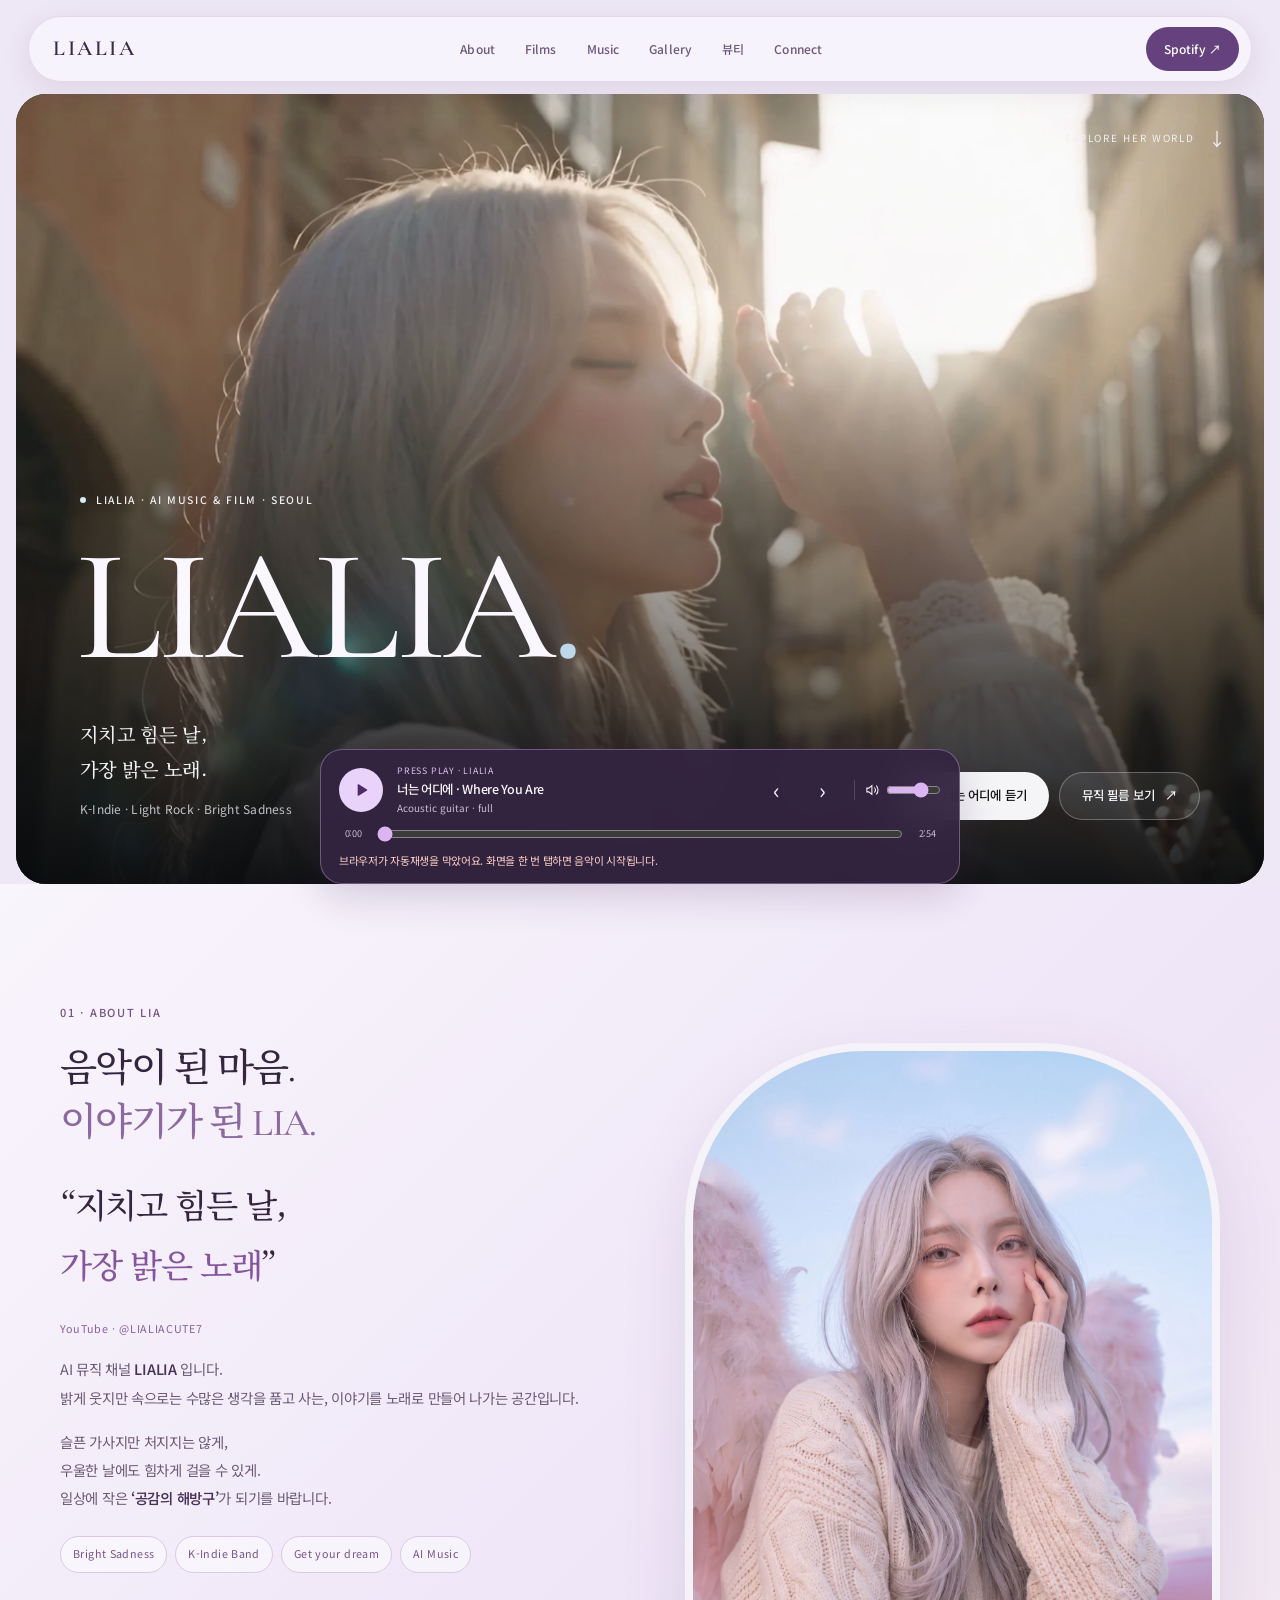
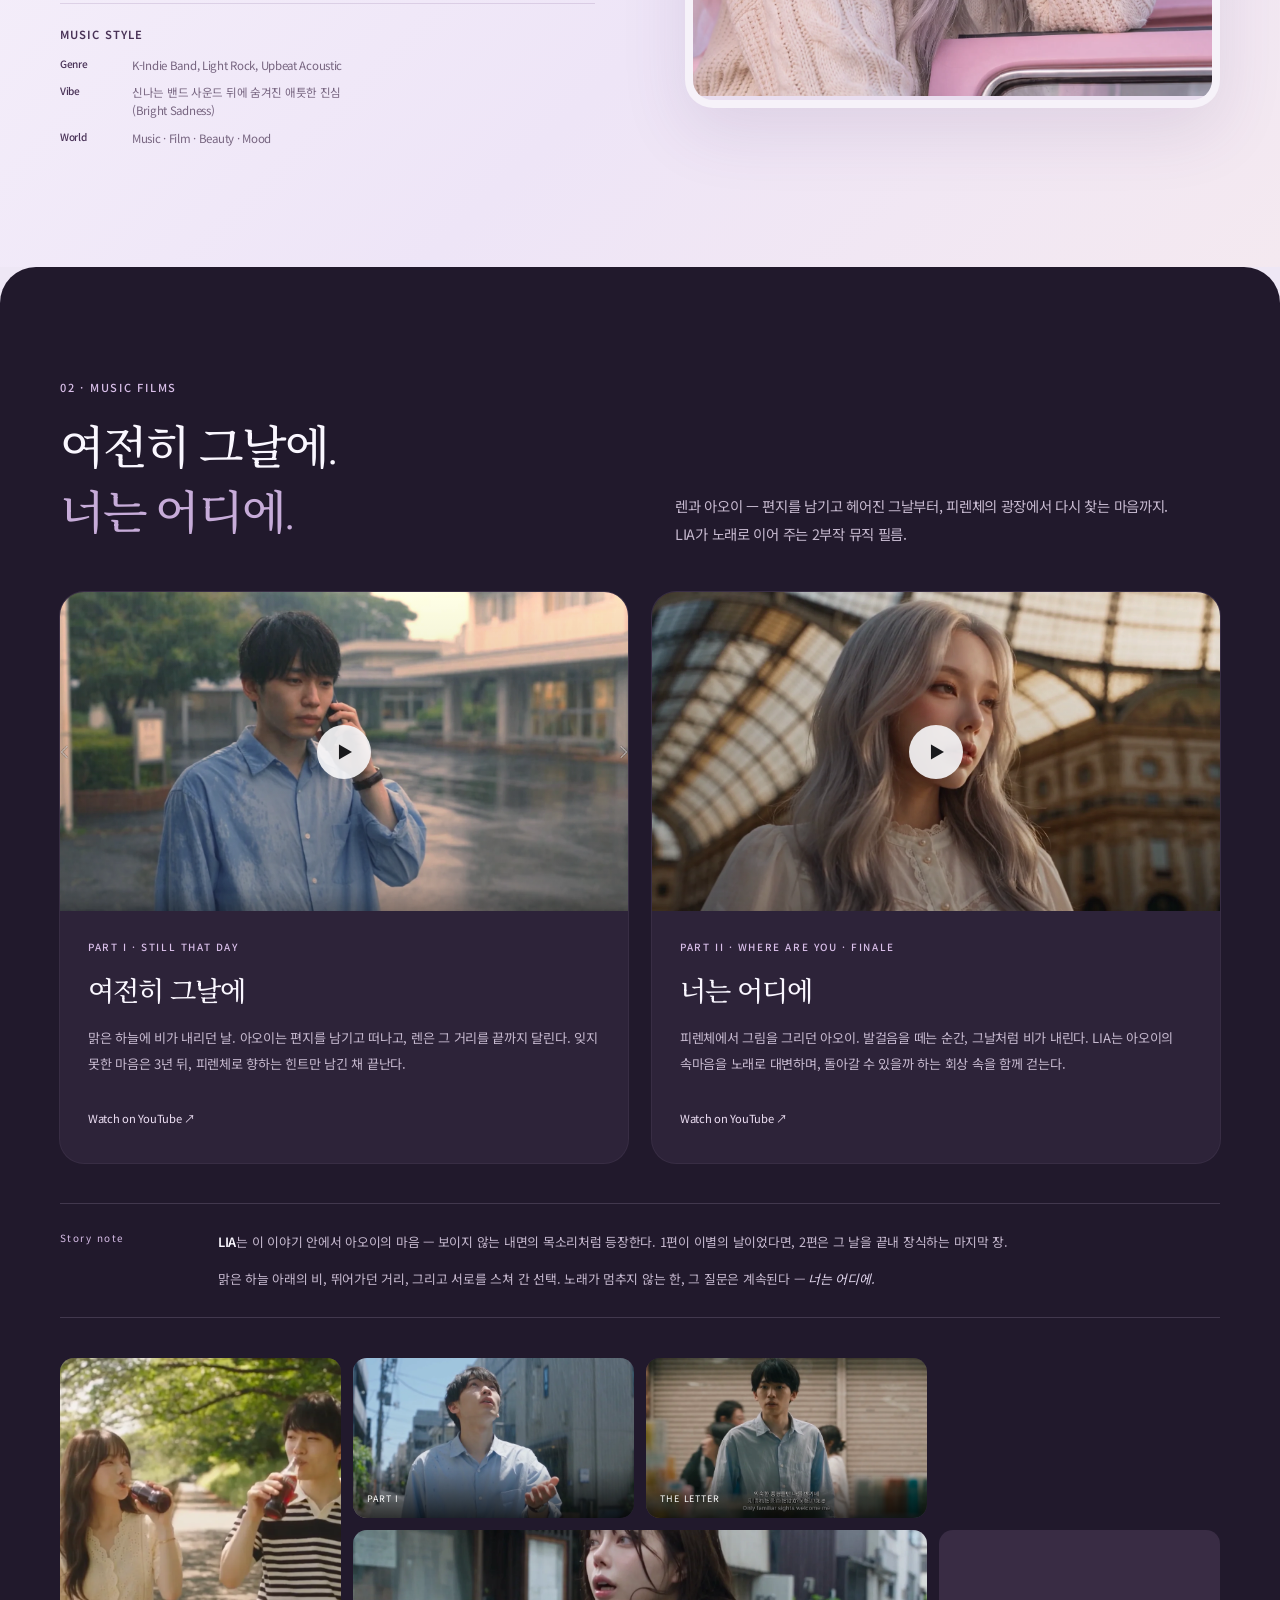
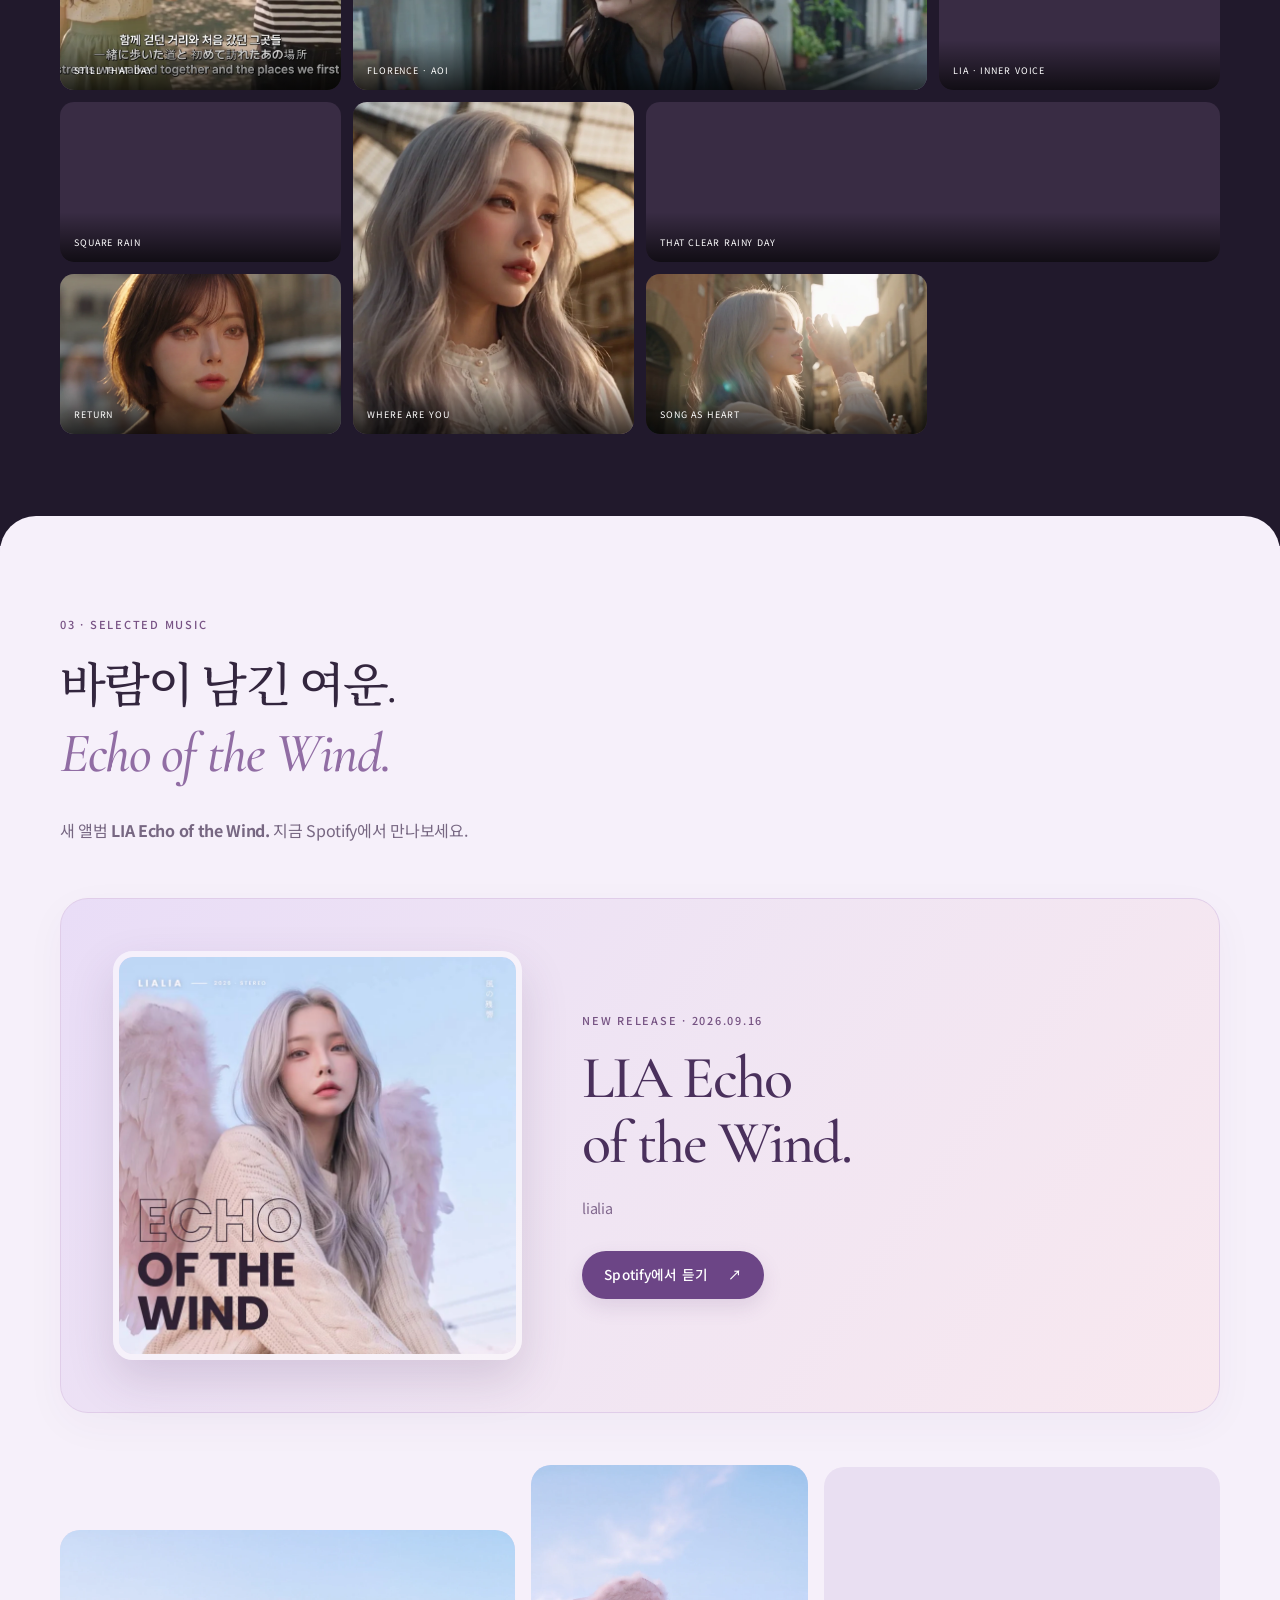
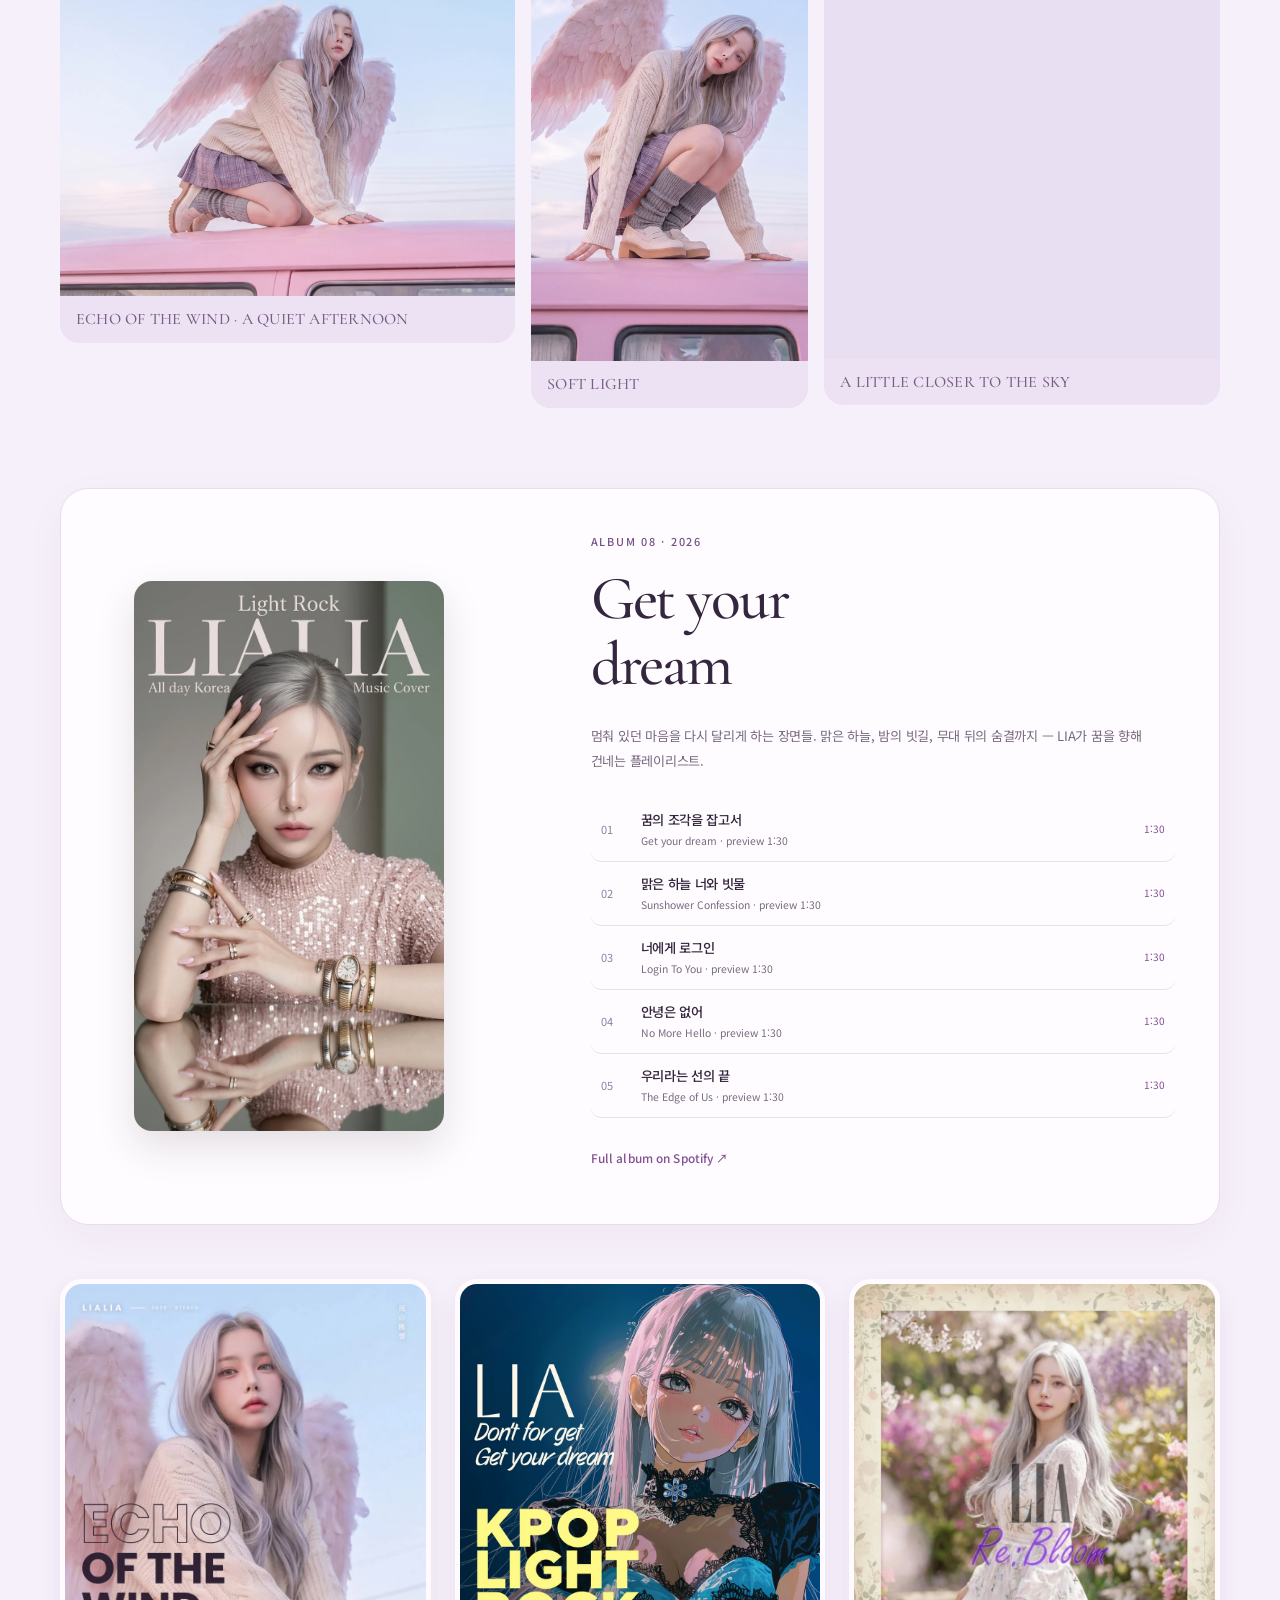
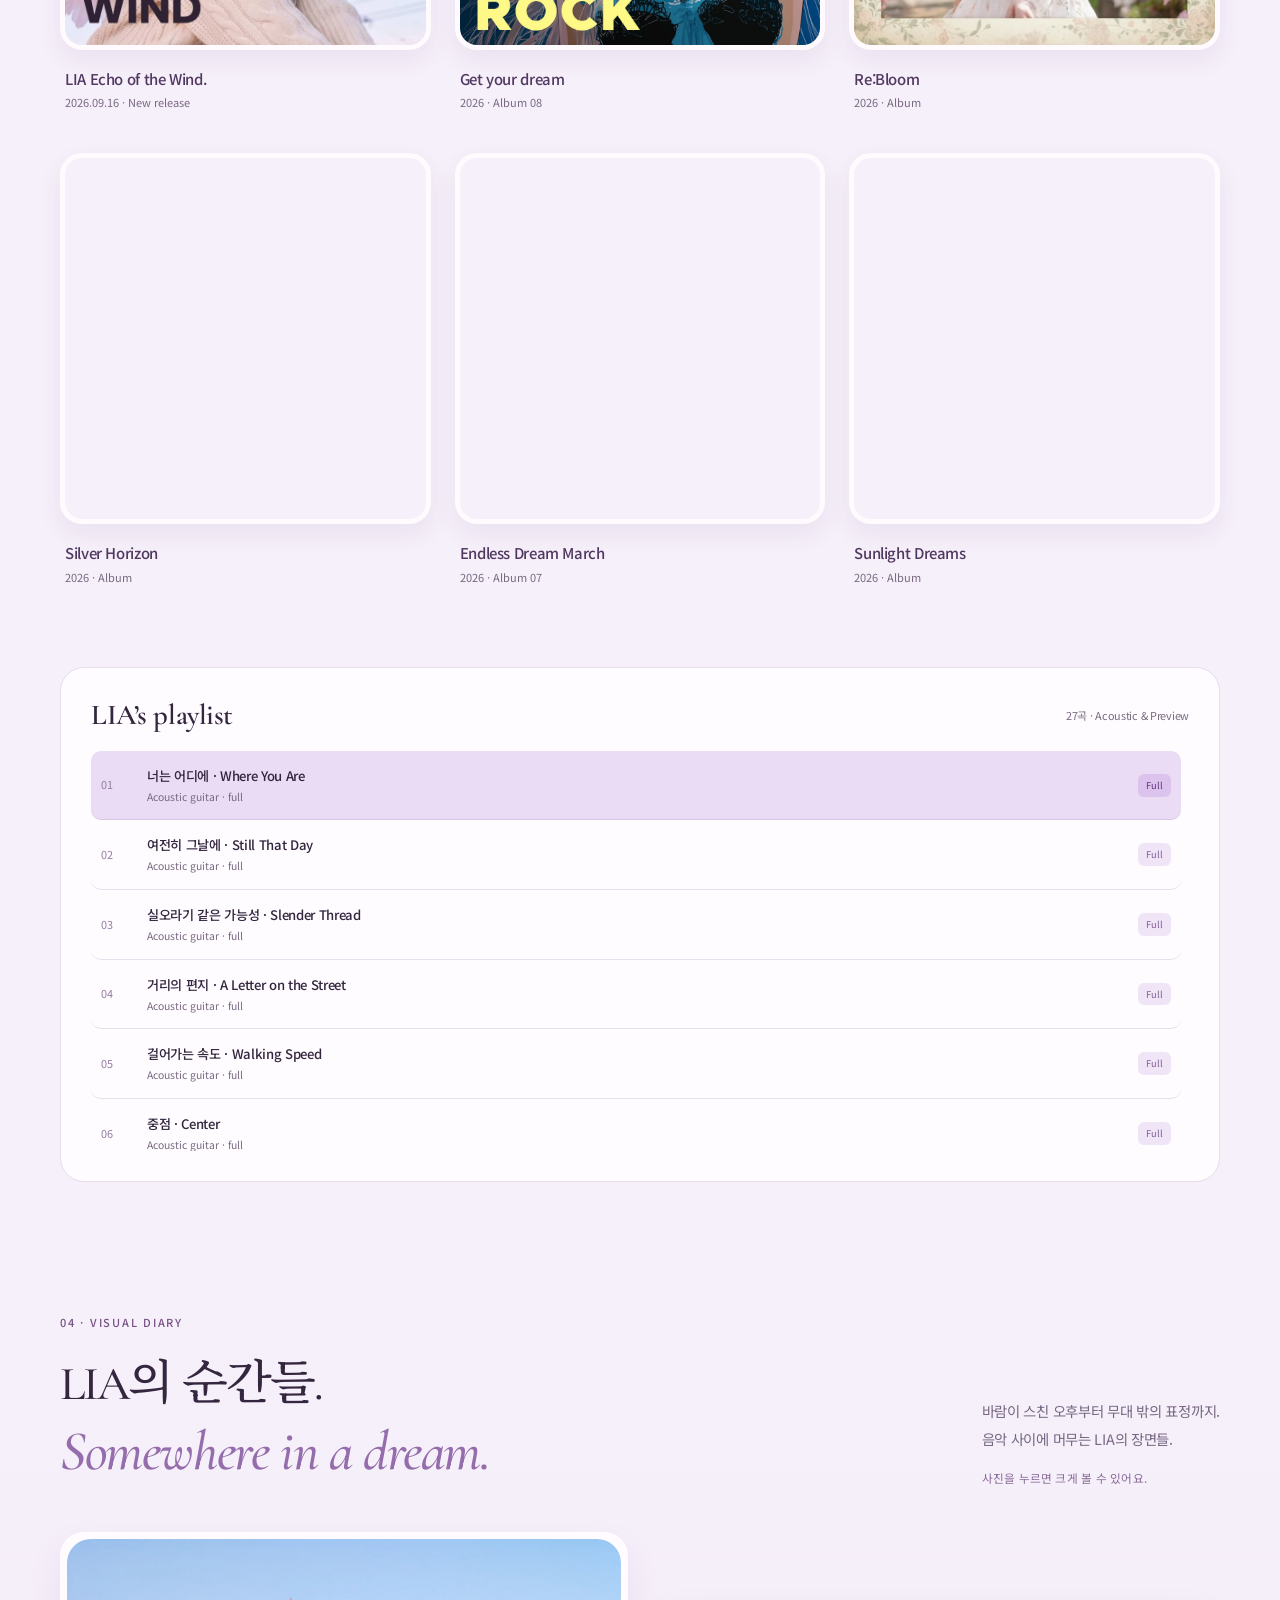
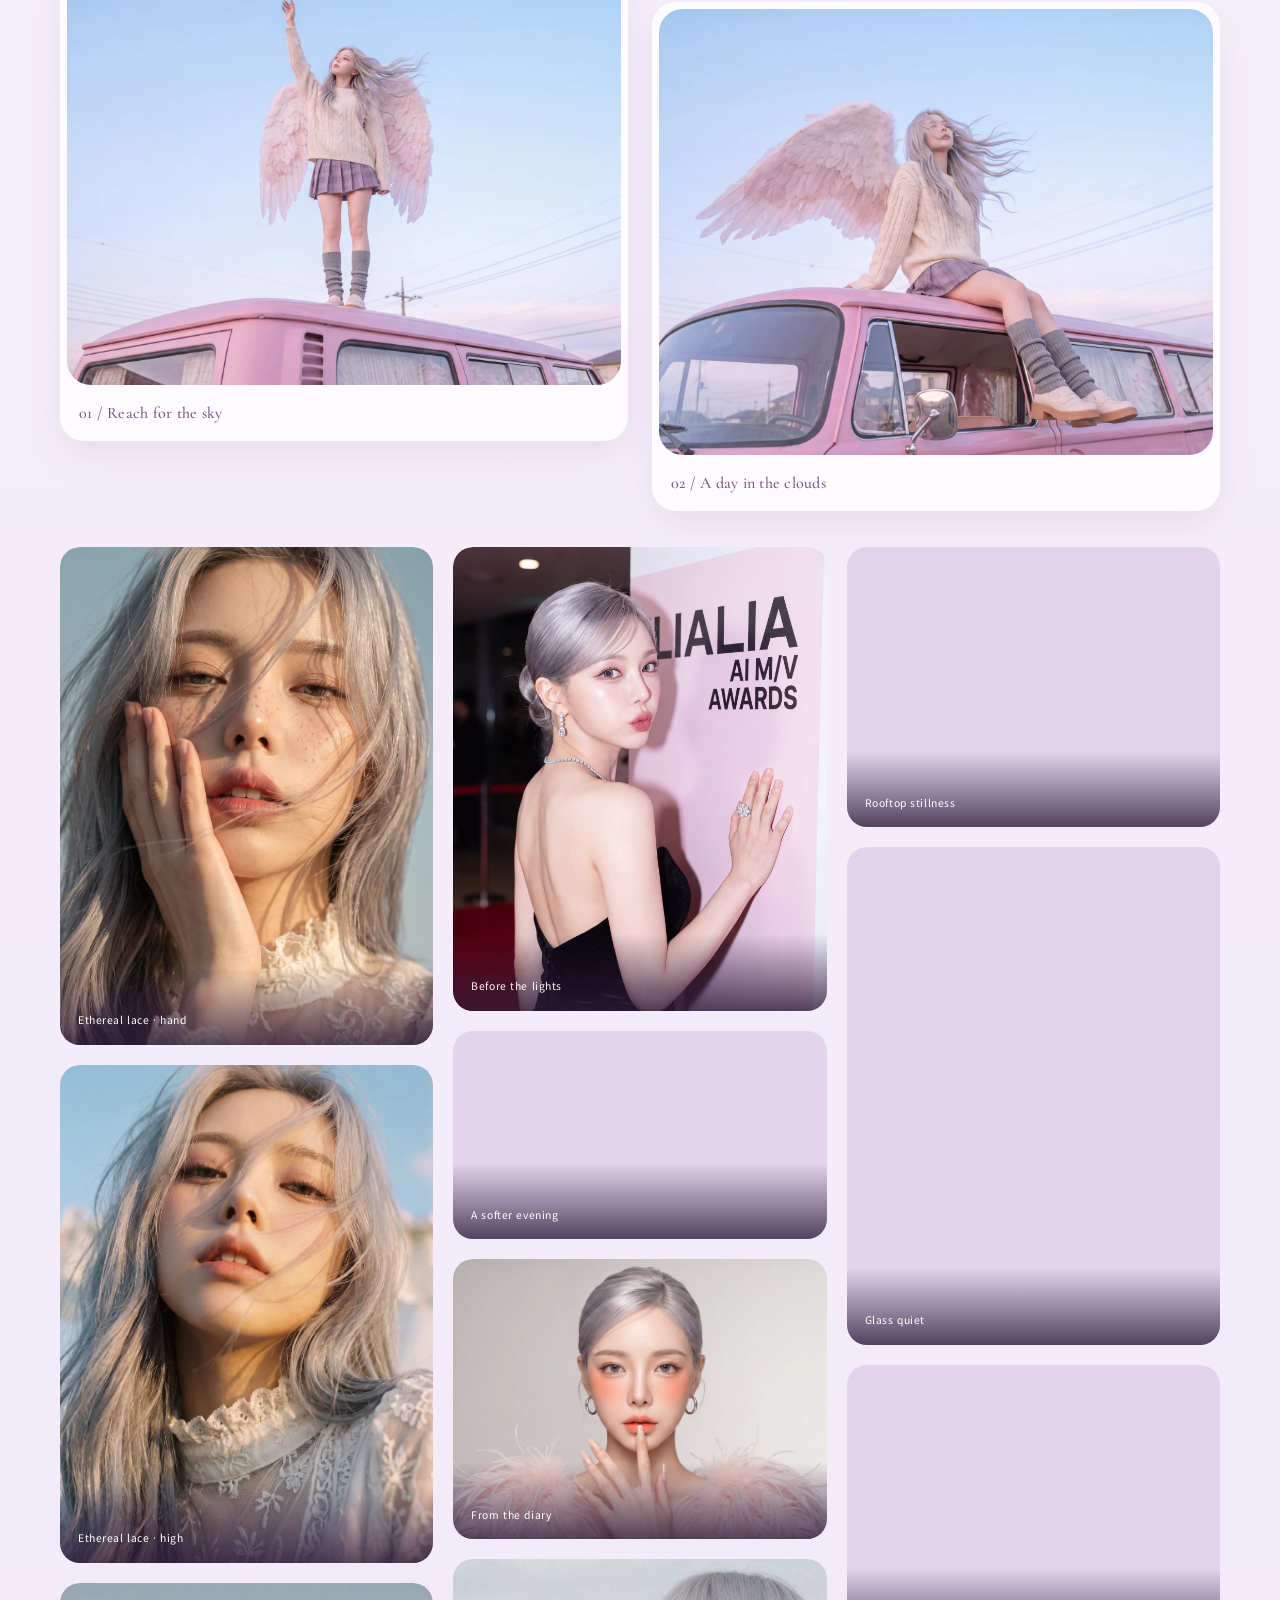
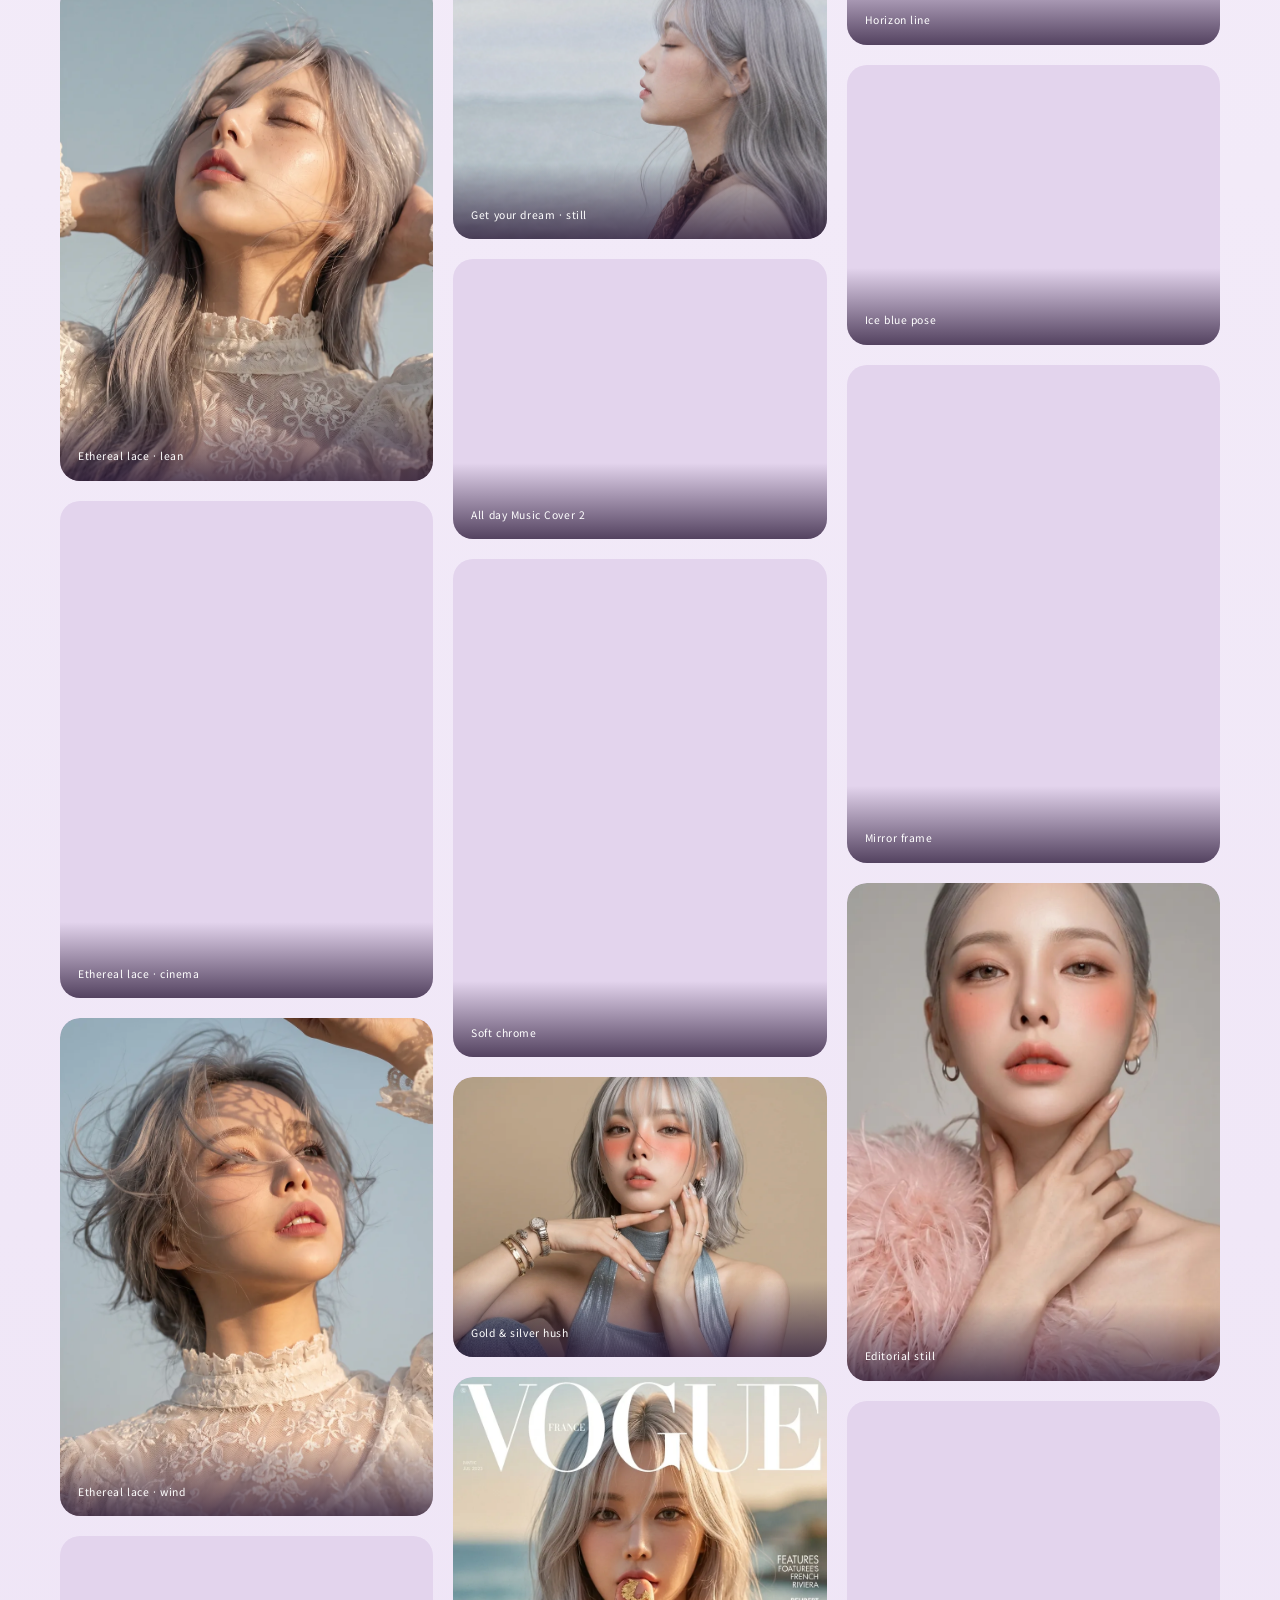
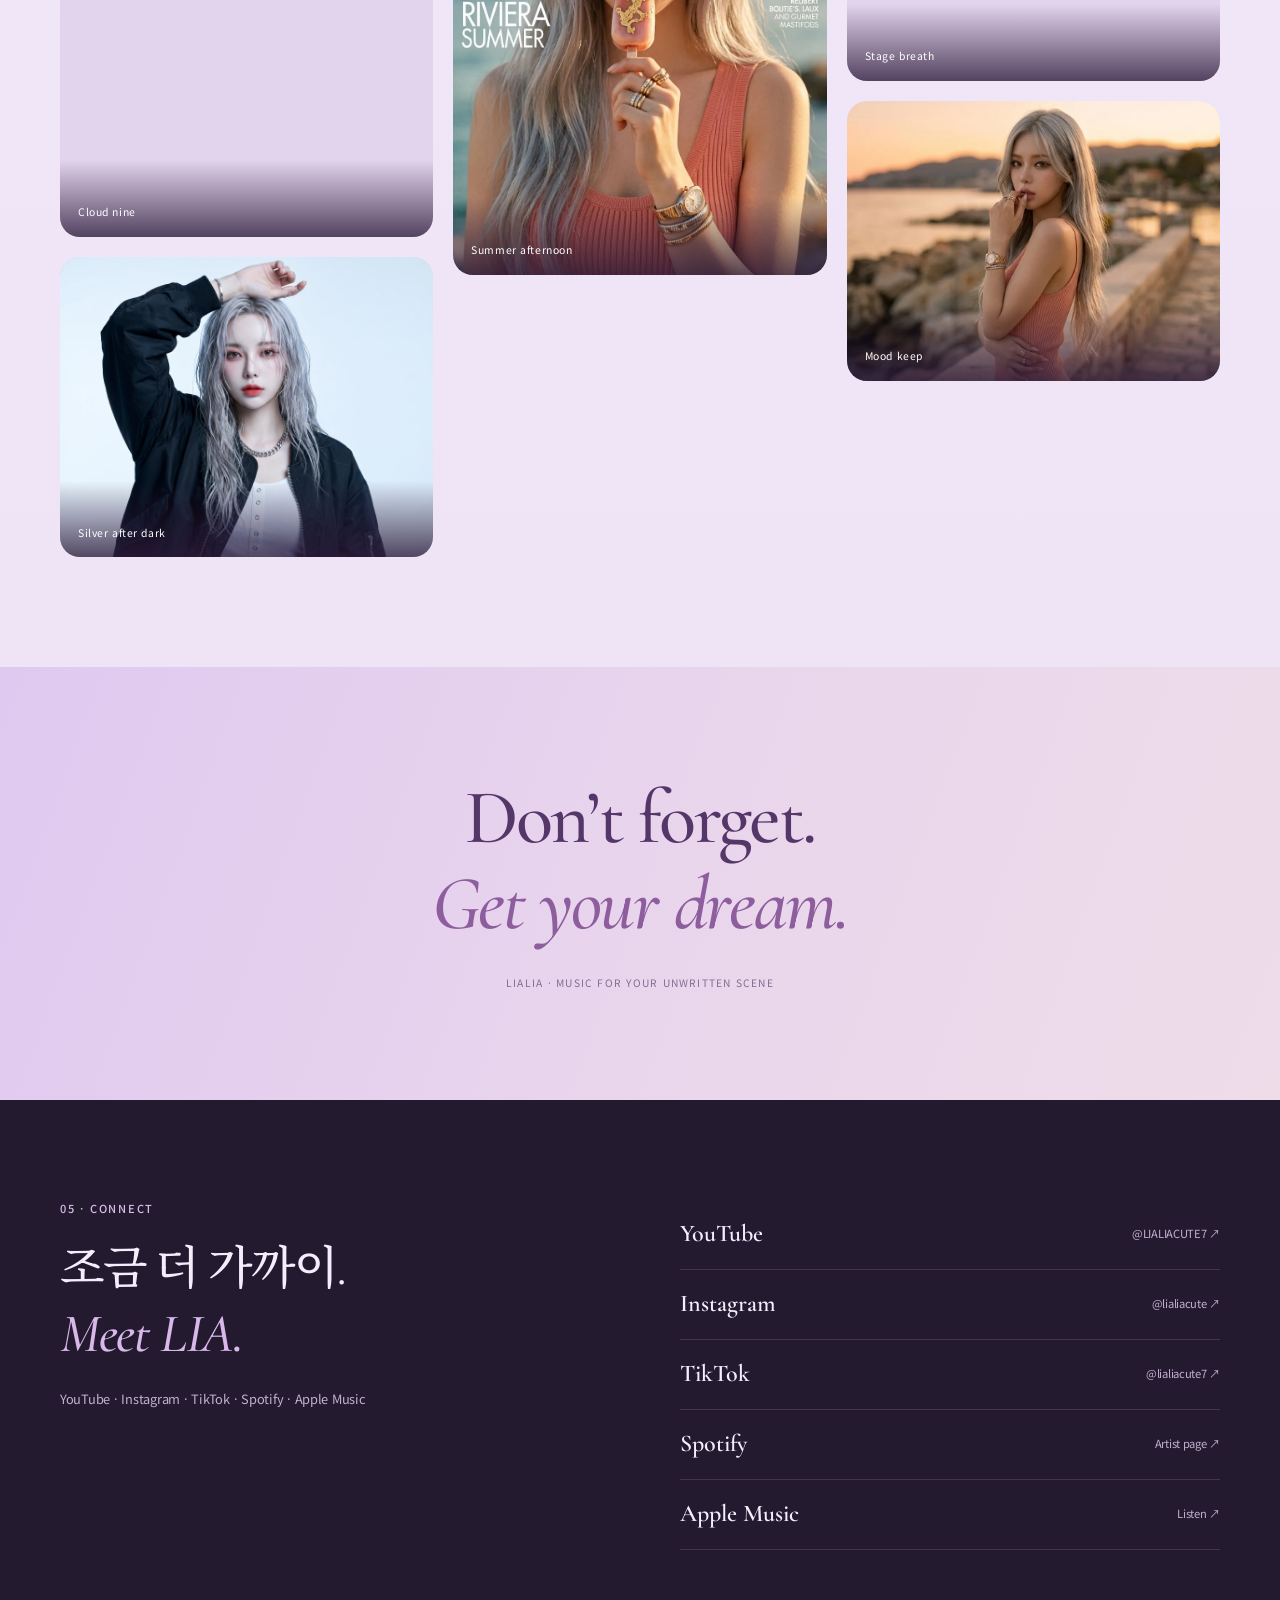
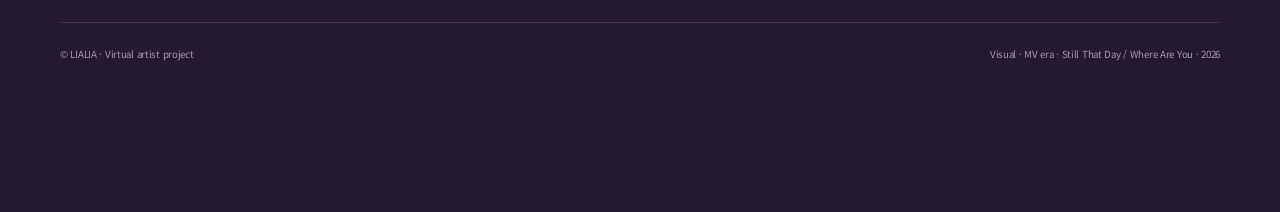
<file: index.html>
<!DOCTYPE html>

<html lang="ko">
<head>
<meta charset="utf-8"/>
<meta content="width=device-width,initial-scale=1" name="viewport"/>
<meta content="LIALIA — AI 뮤직 채널. 지치고 힘든 날, 가장 밝은 노래. K-Indie · Light Rock · Bright Sadness." name="description"/>
<title>LIALIA — Music, Film &amp; Feeling</title>
<link href="https://fonts.googleapis.com" rel="preconnect"/>
<link crossorigin="" href="https://fonts.gstatic.com" rel="preconnect"/>
<link href="https://fonts.googleapis.com/css2?family=Cormorant+Garamond:ital,wght@0,500;0,600;1,500&amp;family=Noto+Sans+KR:wght@400;500;600;700&amp;family=Noto+Serif+KR:wght@500&amp;display=swap" rel="stylesheet"/>
<style>/* LIALIA artist page */
:root{color-scheme:dark;--bg:#101113;--panel:#1b1c20;--ink:#f5f5f7;--muted:#b0b0b8;--silver:#d4d7dd;--accent:#bdd9ec;--coral:#b8d7e9;--line:rgba(255,255,255,.12);--max:1160px;--ease:cubic-bezier(.23,1,.32,1);font-family:-apple-system,BlinkMacSystemFont,"Segoe UI","Noto Sans KR",sans-serif;font-size:16px}
*{box-sizing:border-box;margin:0;padding:0}
html{scroll-behavior:smooth;scroll-padding-top:100px}
body{background:var(--bg);color:var(--ink);line-height:1.6;-webkit-font-smoothing:antialiased}
a{color:inherit;text-decoration:none}button,input{font:inherit}button{color:inherit;cursor:pointer;border:0;background:none}button,a,input{touch-action:manipulation;-webkit-tap-highlight-color:transparent}img{display:block;width:100%;height:100%;object-fit:cover}svg{width:20px;height:20px;display:block;flex-shrink:0}
a:focus-visible,button:focus-visible,input:focus-visible,summary:focus-visible{outline:3px solid #70b8ec;outline-offset:5px}
.wrap{width:min(var(--max),calc(100% - 96px));margin:auto}section{padding:112px 0;scroll-margin-top:90px}h1,h2,h3{font-weight:600;letter-spacing:-.045em;text-wrap:balance}h2{font-size:clamp(2.4rem,4.5vw,4rem);line-height:1.13}h2 i{font-style:normal;color:var(--muted)}.kicker{font-size:.69rem;font-weight:600;letter-spacing:.16em;text-transform:uppercase;color:var(--muted);margin-bottom:20px}.lead{max-width:640px;color:var(--muted);font-size:1rem;line-height:1.9;margin-top:24px;word-break:keep-all}.sr-only{position:absolute;width:1px;height:1px;padding:0;margin:-1px;overflow:hidden;clip:rect(0,0,0,0);white-space:nowrap;border:0}.skip-link{position:fixed;top:10px;left:16px;z-index:100;background:#fff;color:#111;padding:12px 18px;border-radius:12px;transform:translateY(-200%)}.skip-link:focus{transform:none}.grain{display:none}
/* A translucent layer for navigation, not for every content surface. */
.nav{position:fixed;top:16px;left:50%;transform:translateX(-50%);width:min(1224px,calc(100% - 48px));z-index:30;display:flex;align-items:center;justify-content:space-between;gap:24px;padding:10px 12px 10px 24px;background:rgba(30,31,34,.78);backdrop-filter:blur(18px) saturate(150%);-webkit-backdrop-filter:blur(18px) saturate(150%);border:1px solid rgba(255,255,255,.16);border-radius:999px;box-shadow:0 8px 28px rgba(0,0,0,.12)}
.logo{font-size:1rem;font-weight:750;letter-spacing:.14em}.navlinks{display:flex;align-items:center;gap:6px}.navlinks a{padding:8px 12px;font-size:.75rem;color:#d3d3d8;min-height:40px;border-radius:999px;display:flex;align-items:center;transition:color 180ms ease,background-color 180ms ease}.navlinks a[aria-current]{background:rgba(255,255,255,.12);color:#fff}.nav-cta{display:inline-flex;align-items:center;justify-content:center;min-height:40px;padding:8px 18px;border-radius:999px;background:#f5f5f7;color:#1d1d1f;font-size:.75rem;font-weight:600;white-space:nowrap}.menu-toggle{display:none;min-width:44px;min-height:44px;font-size:.75rem}
/* Framed film still; no continuous movement behind the content. */
.hero{padding:0;position:relative;isolation:isolate;width:calc(100% - 32px);margin:94px auto 0;min-height:650px;height:calc(100svh - 110px);max-height:940px;border-radius:30px;overflow:hidden;display:flex;align-items:flex-end;background:#292625}
.hero-media{position:absolute;inset:0;z-index:-2}.hero-media img{object-position:50% 38%;filter:saturate(.86)}.hero-media:after{content:"";position:absolute;inset:0;background:linear-gradient(0deg,rgba(6,9,12,.91) 0%,rgba(6,9,12,.48) 28%,transparent 69%)}
.hero-copy{width:100%;padding:0 clamp(28px,5vw,80px) 64px}.eyebrow{font-size:.65rem;font-weight:550;letter-spacing:.22em;text-transform:uppercase;color:#f0f0f2;display:flex;align-items:center;gap:10px;margin-bottom:16px}.eyebrow:before{content:"";width:6px;height:6px;background:#d7eaf7;border-radius:50%}h1{font-size:clamp(5rem,12.4vw,11rem);font-weight:650;line-height:.94;letter-spacing:-.065em;margin-left:-.055em}.hero-row{margin-top:28px;display:flex;align-items:flex-end;justify-content:space-between;gap:32px}.hero-tag{font-size:clamp(1.05rem,1.5vw,1.25rem);font-weight:400;line-height:1.65;color:#f0eff1;word-break:keep-all}.hero-tag small{display:block;margin-top:12px;color:#c3c2c7;font-size:.75rem;letter-spacing:.015em}.hero-actions{display:flex;flex-wrap:wrap;gap:10px}.btn{display:inline-flex;justify-content:center;align-items:center;gap:10px;border-radius:999px;min-height:48px;padding:13px 22px;font-size:.78rem;font-weight:550;white-space:nowrap;transition:transform 160ms var(--ease),background-color 160ms ease}.btn-primary{background:#f5f5f7;color:#141416}.btn-ghost{border:1px solid rgba(255,255,255,.28);background:rgba(255,255,255,.07);color:#f5f5f7}.scroll-hint{position:absolute;right:36px;top:30px;display:flex;gap:14px;align-items:center;font-size:.62rem;letter-spacing:.17em;color:#f1f1f4;text-transform:uppercase}.scroll-hint:after{content:"↓";font-size:18px}
/* Artist introduction with readable copy and an editorial image. */
.about{padding:120px 0;background:var(--bg)}.about-stage{width:min(var(--max),calc(100% - 96px));margin:auto;display:grid;grid-template-columns:1fr 1fr;gap:clamp(40px,7vw,100px);align-items:center}.about-media{grid-column:2;grid-row:1;border-radius:26px;overflow:hidden;aspect-ratio:4/5;background:#29282c}.about-media img{object-position:50% 25%}.about-inner{grid-column:1;grid-row:1;min-width:0}.about h2{font-size:clamp(2rem,3.4vw,3.1rem)}.about-quote{font-size:clamp(1.3rem,2.6vw,2.1rem);line-height:1.55;font-weight:500;letter-spacing:-.04em;margin:24px 0}.about-quote em{font-style:normal;color:#c8ddec}.about-copy{font-size:.9rem;line-height:1.95;color:#b8b8bf;word-break:keep-all}.about-copy p+p{margin-top:16px}.about-copy .tagline{font-size:.67rem;letter-spacing:.06em;color:#d6d6dc}.about-copy b{color:#eeeef2;font-weight:550}.chips{display:flex;flex-wrap:wrap;gap:8px;margin-top:24px}.chip{padding:6px 10px;border:1px solid var(--line);border-radius:999px;font-size:.6rem;color:#bcbec7;letter-spacing:.035em}.about-side{margin-top:30px;padding-top:22px;border-top:1px solid var(--line)}.about-side h3{font-size:.7rem;font-weight:600;letter-spacing:.1em;text-transform:uppercase;color:#d4d4db;margin-bottom:12px}.style-list{list-style:none;display:grid;gap:9px}.style-list li{display:grid;grid-template-columns:58px 1fr;gap:14px;font-size:.72rem;color:#aaaab4}.style-list b{font-size:.63rem;font-weight:500;color:#d4d4dd}
/* Films become the dark, uninterrupted story section. */
.films{background:#08090b;border-radius:36px 36px 0 0}.films-intro{display:grid;grid-template-columns:1fr 1fr;column-gap:70px;align-items:end;margin-bottom:44px}.films-intro .kicker{grid-column:1/-1}.films-intro h2{font-size:clamp(2.3rem,4.4vw,4rem)}.films-intro .lead{margin:0;max-width:500px;font-size:.9rem}.films-pair{display:grid;grid-template-columns:1fr 1fr;gap:24px}.mv-card{overflow:hidden;border-radius:24px;background:#191a1d;display:flex;flex-direction:column;box-shadow:0 0 0 1px rgba(255,255,255,.06)}.yt{aspect-ratio:16/9;position:relative;overflow:hidden;background:#26262a}.yt-thumb{transition:transform 260ms var(--ease)}.yt-hit{position:absolute;inset:0;z-index:2}.yt-play{position:absolute;inset:0;display:grid;place-items:center;background:linear-gradient(0deg,rgba(0,0,0,.25),transparent)}.yt-play span{display:grid;place-items:center;width:54px;height:54px;border-radius:50%;background:rgba(248,248,250,.9);color:#19191c;box-shadow:0 4px 24px rgba(0,0,0,.12);padding-left:2px;transition:transform 180ms var(--ease)}.mv-body{padding:28px;display:flex;flex-direction:column;gap:14px;flex:1}.ep{font-size:.62rem;letter-spacing:.13em;text-transform:uppercase;color:#bbd2e2}.mv-body h3{font-size:1.7rem;font-weight:550;line-height:1.3}.mv-body p{font-size:.82rem;color:#b2b2bc;line-height:1.85;word-break:keep-all}.mv-link{display:flex;align-items:center;font-size:.7rem;color:#d8d8de;margin-top:auto;padding-top:12px;min-height:44px}.films-story{margin:40px 0;display:grid;grid-template-columns:130px 1fr;gap:28px;padding:26px 0;border-top:1px solid var(--line);border-bottom:1px solid var(--line)}.films-story .label{font-size:.62rem;letter-spacing:.15em;color:#bcd8e9}.films-story p{font-size:.8rem;color:#b2b2bb;line-height:1.9;word-break:keep-all}.films-story p+p{margin-top:12px}.mv-strip{display:grid;grid-template-columns:repeat(4,minmax(0,1fr));grid-auto-rows:160px;gap:12px}.mv-strip .cell{position:relative;overflow:hidden;border-radius:14px;background:#212125}.mv-strip .cell.hero{width:100%;height:auto;min-height:0;max-height:none;margin:0;grid-row:span 2;border-radius:14px;display:block}.mv-strip .cell.wide{grid-column:span 2}.mv-strip img{object-position:50% 30%}.mv-strip figcaption{position:absolute;inset:auto 0 0;padding:24px 14px 12px;background:linear-gradient(transparent,rgba(0,0,0,.7));font-size:.56rem;color:#fff;letter-spacing:.1em;text-transform:uppercase}
/* A quiet, light listening room. */
.music,.visual{color-scheme:light;--ink:#1d1d1f;--muted:#696970;--silver:#4f5560;--line:rgba(0,0,0,.09);--accent:#356481;--coral:#54748a;color:var(--ink);background:#f5f5f7}.music{border-radius:36px 36px 0 0;margin-top:-30px;padding-top:100px;isolation:isolate}.music>.wrap>.reveal:first-child{max-width:760px}.music h2{font-size:clamp(2.4rem,4.8vw,4.3rem)}.feature{display:grid;grid-template-columns:minmax(200px,.7fr) 1fr;gap:clamp(36px,6vw,80px);margin-top:52px;align-items:center;background:#fff;border-radius:28px;padding:44px;box-shadow:0 3px 26px rgba(20,25,35,.035)}.cover-stack{width:100%;max-width:350px;margin:auto}.cover-stack .main{aspect-ratio:9/16;max-height:550px;overflow:hidden;border-radius:18px;box-shadow:0 16px 38px rgba(35,31,32,.13)}.cover-stack img{object-position:center top}.badge{font-size:.62rem;letter-spacing:.14em;text-transform:uppercase;color:#617381;margin-bottom:16px}.feature h3{font-size:clamp(2.4rem,4.8vw,4.4rem);line-height:1.02}.feature .desc{font-size:.82rem;color:#6b6b73;line-height:1.85;margin:24px 0;word-break:keep-all}.tracklist{margin-top:12px}.track{display:grid;grid-template-columns:28px minmax(0,1fr) auto;align-items:center;gap:12px;width:100%;text-align:left;min-height:64px;padding:10px;border-bottom:1px solid var(--line);border-radius:10px;transition:background-color 160ms ease}.track .num{font-size:.69rem;color:#797980;font-variant-numeric:tabular-nums}.track strong{display:block;font-weight:550;font-size:.83rem}.track small{display:block;font-size:.65rem;color:#72727b;margin-top:3px}.track .open{font-size:.63rem;color:#486c85;min-width:36px;text-align:right}.track.active{background:#ecf2f6}.track.active .num,.track.active strong{color:#285773}.spotify-link{display:inline-flex;align-items:center;gap:10px;min-height:44px;font-size:.74rem;font-weight:550;color:#3d6681;margin-top:18px}.albums{display:grid;grid-template-columns:repeat(3,minmax(0,1fr));gap:24px;margin-top:54px}.album{min-width:0}.album .art{aspect-ratio:1;border-radius:17px;overflow:hidden;box-shadow:0 8px 20px rgba(0,0,0,.07)}.album .art img{transition:transform 260ms var(--ease)}.album .meta{padding:14px 2px}.album .meta b{display:block;font-size:.8rem;font-weight:550}.album .meta span{display:block;font-size:.64rem;color:#6c6c76;margin-top:4px}.bg-playlist{margin-top:64px;background:#fff;border-radius:24px;padding:28px}.pl-head{display:flex;align-items:center;justify-content:space-between;gap:16px;margin-bottom:18px}.pl-head h3{font-size:1.25rem;font-weight:550;letter-spacing:-.02em}.pl-head span{font-size:.68rem;color:#6c6c74}#playlist{max-height:400px;overflow-y:auto;overscroll-behavior:contain;scrollbar-width:thin;scrollbar-color:#ccc transparent;padding:0 8px 0 0}.pl-item{display:grid;grid-template-columns:30px minmax(0,1fr) auto;gap:16px;align-items:center;width:100%;text-align:left;border-bottom:1px solid var(--line);padding:14px 10px;border-radius:10px;min-height:62px;transition:background-color 160ms ease}.pl-item .n{font-size:.68rem;color:#73737c;font-variant-numeric:tabular-nums}.pl-item b{display:block;font-size:.82rem;font-weight:500;overflow-wrap:anywhere}.pl-item small{display:block;font-size:.65rem;color:#72727a;margin-top:3px}.pl-item .tag{font-size:.58rem;color:#4e6d81;background:#eef3f7;border-radius:6px;padding:4px 8px}.pl-item.active{background:#edf3f7}.pl-item.active .tag{background:#d9e8f2;color:#24536e}
/* The gallery uses the photographs themselves as the decoration. */
.visual{padding-top:0;padding-bottom:110px}.visual .head{width:min(var(--max),calc(100% - 96px));margin:0 auto 44px}.visual .lead{font-size:.9rem}.masonry{columns:3;column-gap:20px;width:min(var(--max),calc(100% - 96px));margin:auto}.shot{break-inside:avoid;position:relative;overflow:hidden;border-radius:20px;margin:0 0 20px;background:#dedee2}.shot img{height:auto;transition:transform 260ms var(--ease)}.shot.wide img{aspect-ratio:4/3;object-fit:cover}.shot.tall img{aspect-ratio:3/4;object-fit:cover}.shot figcaption{position:absolute;inset:auto 0 0;padding:44px 18px 16px;background:linear-gradient(transparent,rgba(8,8,12,.68));font-size:.61rem;letter-spacing:.055em;color:#fff}
.quote{padding:108px 24px;text-align:center;background:#dfeaf1;color:#263947}.quote p{font-size:clamp(2.6rem,6vw,5.8rem);line-height:1.12;letter-spacing:-.06em;font-weight:550}.quote p i{font-family:"Cormorant Garamond",Georgia,serif;font-weight:500;color:#47697e}.quote small{display:block;font-size:.64rem;letter-spacing:.12em;text-transform:uppercase;color:#5c7283;margin-top:28px}.connect{padding:100px 0 150px}.connect-grid{display:grid;grid-template-columns:1fr 1fr;gap:80px;align-items:start}.connect h2{font-size:clamp(3rem,7vw,6rem);line-height:1.04}.connect .lead{font-size:.8rem}.socials{display:grid}.social{display:flex;align-items:center;justify-content:space-between;gap:16px;min-height:62px;border-bottom:1px solid var(--line);transition:color 160ms ease}.social b{font-size:1rem;font-weight:500}.social span{font-size:.7rem;color:#aeaeb7}.foot-note{margin-top:72px;padding-top:24px;border-top:1px solid var(--line);display:flex;justify-content:space-between;gap:20px;font-size:.61rem;color:#9b9ba5}
/* A compact, predictable audio control surface. */
.player-dock{position:fixed;left:50%;bottom:max(16px,env(safe-area-inset-bottom));transform:translateX(-50%);z-index:40;display:grid;grid-template-columns:44px minmax(0,1fr) auto;align-items:center;gap:10px 14px;width:min(640px,calc(100% - 32px));padding:14px 18px;border-radius:22px;background:rgba(30,31,35,.9);backdrop-filter:blur(18px) saturate(140%);-webkit-backdrop-filter:blur(18px) saturate(140%);border:1px solid rgba(255,255,255,.2);box-shadow:0 10px 40px rgba(0,0,0,.24);color:#f5f5f7}.player-dock button.icon{width:44px;height:44px;display:grid;place-items:center;border-radius:50%;background:#f5f5f7;color:#1d1d1f;font-size:.83rem;transition:transform 160ms var(--ease)}.player-dock .meta{min-width:0}.player-dock .label{font-size:.55rem;letter-spacing:.09em;text-transform:uppercase;color:#bcd8eb;margin-bottom:2px}.player-dock strong{display:block;white-space:nowrap;overflow:hidden;text-overflow:ellipsis;font-size:.78rem;font-weight:550}.player-dock small{display:block;font-size:.62rem;color:#bdbdc6}.player-dock .side{display:flex;align-items:center;gap:2px}.ghost-btn{width:44px;height:44px;display:grid;place-items:center;border-radius:50%;font-size:1.4rem;transition:background-color 160ms ease,transform 160ms var(--ease)}.player-timeline{grid-column:1/-1;display:flex;align-items:center;gap:10px}.time{font-size:.57rem;font-variant-numeric:tabular-nums;color:#c0c0c9;min-width:28px;text-align:center}.seek{width:100%;height:16px;accent-color:#c7dfef;cursor:pointer}.volume{display:flex;align-items:center;gap:6px;margin-left:8px;padding-left:10px;border-left:1px solid rgba(255,255,255,.16)}.volume svg{width:15px}.volume input{width:55px;height:18px;accent-color:#d8dfe7}.player-error{grid-column:1/-1;font-size:.68rem;color:#ffd1c8}.player-error:empty{display:none}
.reveal{opacity:1;transform:none}.btn:active,.nav-cta:active,.icon:active,.ghost-btn:active{transform:scale(.97)}
.latest-release{background:linear-gradient(125deg,#e7f0fa,#f5eef2);border:1px solid rgba(81,99,130,.08)}.release-cover{display:block;width:100%;max-width:420px;aspect-ratio:1;border-radius:18px;overflow:hidden;box-shadow:0 16px 38px rgba(35,31,32,.13)}.release-cover img{object-fit:contain}.latest-release h3{font-size:clamp(2.2rem,4.7vw,4.2rem);line-height:1.08;overflow-wrap:break-word}.release-artist{margin-top:20px;color:#63616d;font-size:.9rem}.release-listen{display:inline-flex;align-items:center;gap:20px;min-height:48px;margin-top:32px;padding:13px 22px;border-radius:999px;background:#26232e;color:#fff;font-size:.85rem;font-weight:550;transition:background-color 160ms ease}.release-listen:hover{background:#46404f}
@media(hover:hover) and (pointer:fine){.navlinks a:hover{color:#fff;background:rgba(255,255,255,.08)}.btn-primary:hover,.nav-cta:hover{background:#dfebf3}.btn-ghost:hover{background:rgba(255,255,255,.17)}.mv-card:hover .yt-thumb,.album:hover .art img,.shot:hover img{transform:scale(1.025)}.mv-card:hover .yt-play span{transform:scale(1.06)}.track:hover,.pl-item:hover{background:#f0f4f7}.social:hover{color:#bdd9ec}.ghost-btn:hover{background:rgba(255,255,255,.08)}}
@media(max-width:1000px){.wrap,.about-stage,.visual .head,.masonry{width:calc(100% - 64px)}.navlinks a{padding:8px}.hero{min-height:590px;max-height:850px}.hero-row{align-items:flex-start;flex-direction:column;gap:24px}.hero-copy{padding-bottom:50px}.about-stage{gap:40px}.about h2{font-size:2rem}.feature{padding:32px;gap:36px}.albums{gap:16px}.mv-strip{grid-auto-rows:130px}.connect-grid{gap:44px}.films-intro{gap:28px}.mv-body{padding:24px}}
@media(max-width:760px){html{scroll-padding-top:88px}section{padding:80px 0}.wrap,.about-stage,.visual .head,.masonry{width:calc(100% - 40px)}.nav{width:calc(100% - 32px);top:12px;padding:7px 10px 7px 20px;gap:12px}.logo{font-size:.87rem}.menu-toggle{display:block;margin-left:auto}.nav-cta{padding:8px 14px;font-size:.68rem}.navlinks{position:absolute;top:70px;left:0;right:0;display:none;flex-direction:column;align-items:stretch;gap:0;padding:12px;border-radius:22px;background:#242529;border:1px solid rgba(255,255,255,.12);box-shadow:0 14px 28px rgba(0,0,0,.2)}.navlinks.open{display:flex}.navlinks a{padding:12px 16px;min-height:48px;font-size:.88rem;border-radius:12px}.hero{width:calc(100% - 24px);margin-top:86px;border-radius:24px;min-height:660px;height:calc(100svh - 100px);max-height:850px}.hero-copy{padding:0 24px 46px}.hero-media img{object-position:43% 32%}.hero-media:after{background:linear-gradient(0deg,rgba(6,9,12,.96),rgba(6,9,12,.5) 40%,rgba(6,9,12,.06) 80%)}h1{font-size:clamp(4rem,15vw,7rem)}.eyebrow{font-size:.52rem;letter-spacing:.16em}.hero-tag{font-size:1.1rem}.hero-tag small{font-size:.68rem}.hero-row{margin-top:22px}.hero-actions{gap:8px}.btn{padding:12px 17px;font-size:.72rem}.scroll-hint{top:24px;right:24px;font-size:.52rem}.about{padding:80px 0}.about-stage{grid-template-columns:1fr;gap:32px}.about-media{grid-column:1;grid-row:2;aspect-ratio:4/3}.about-inner{grid-column:1;grid-row:1}.about h2{font-size:2.25rem}.about-side{margin-top:24px}.films{border-radius:26px 26px 0 0}.films-intro{display:block}.films-intro .lead{margin-top:24px}.films-pair{grid-template-columns:1fr;gap:24px}.films-story{grid-template-columns:1fr;gap:14px}.mv-strip{grid-template-columns:1fr 1fr;grid-auto-rows:140px;gap:10px}.mv-strip .cell.hero{grid-row:span 2}.mv-strip .cell.wide{grid-column:span 2}.music{padding-top:76px;border-radius:26px 26px 0 0}.feature{grid-template-columns:1fr;padding:24px;gap:32px;margin-top:36px}.cover-stack{max-width:270px}.feature h3{font-size:3rem}.albums{grid-template-columns:repeat(2,minmax(0,1fr));gap:22px 18px;margin-top:40px}.albums .album:last-child{max-width:100%}.album .meta b{font-size:.85rem}.bg-playlist{margin-top:36px;padding:20px 14px}.pl-head{padding:0 6px;align-items:flex-start;flex-direction:column;gap:6px}.pl-item{gap:10px;grid-template-columns:24px minmax(0,1fr) auto}.pl-item b{font-size:.77rem}.pl-item .tag{font-size:.53rem;padding:3px 5px}#playlist{max-height:390px}.masonry{columns:2;column-gap:12px}.shot{margin-bottom:12px;border-radius:14px}.shot figcaption{padding:32px 10px 10px;font-size:.52rem}.visual{padding-bottom:70px}.visual .head{margin-bottom:28px}.connect-grid{grid-template-columns:1fr;gap:36px}.connect{padding:80px 0 160px}.foot-note{flex-direction:column;gap:8px;margin-top:50px}.quote{padding:80px 24px}.player-dock{gap:7px 10px;padding:12px 14px;width:calc(100% - 24px);border-radius:20px;grid-template-columns:40px minmax(0,1fr) 88px}.player-dock button.icon{width:40px;height:40px}.player-dock strong{font-size:.7rem}.player-dock small{font-size:.56rem}.player-dock .label{font-size:.5rem}.volume{display:none}}
@media(max-width:380px){.hero-copy{padding-left:18px;padding-right:18px}.hero-actions{flex-direction:column;align-items:flex-start}.hero{min-height:680px}.track{grid-template-columns:20px minmax(0,1fr) auto;gap:8px;padding:10px 4px}.feature{padding:20px}.masonry{columns:1}.player-dock{grid-template-columns:36px minmax(0,1fr) 80px}.ghost-btn{width:40px}.player-dock button.icon{width:36px;height:36px}}
@media(prefers-reduced-motion:reduce){html{scroll-behavior:auto}*,*::before,*::after{animation:none!important;transition:none!important}.btn:active,.icon:active,.ghost-btn:active,.nav-cta:active{transform:none}}
@media(prefers-reduced-transparency:reduce){.nav,.player-dock{background:#242529;backdrop-filter:none;-webkit-backdrop-filter:none}}
@media(prefers-contrast:more){:root{--muted:#d4d4dd}.music,.visual{--muted:#45454b}.nav,.player-dock{background:#18191d;border:1px solid #eee}.track small,.pl-item small,.album .meta span{color:#444}.navlinks a{color:#fff}}
@media print{.nav,.player-dock{display:none}.hero{height:650px;min-height:650px}.reveal{opacity:1}section{break-inside:avoid}body{background:#fff}}
/* LIA · lavender editorial palette */
:root{--bg:#1c1626;--panel:#2a2035;--ink:#faf7ff;--muted:#c8bfd5;--silver:#e0d5ec;--accent:#ddc9f4;--coral:#edcddd;--line:rgba(222,202,241,.17)}
body{background:#eee7f5}
::selection{background:#dfc9f1;color:#35263f}
a:focus-visible,button:focus-visible,input:focus-visible,summary:focus-visible{outline-color:#9869c0}
.nav{background:rgba(248,244,252,.93);color:#392947;border-color:rgba(119,85,146,.16);box-shadow:0 8px 30px rgba(52,29,71,.09)}
.navlinks a{color:#6d597c;min-height:44px}
.navlinks a[aria-current]{background:#e8d9f4;color:#4d3067}
.nav-cta{background:#65417d;color:#fff;min-height:44px}
.menu-toggle{color:#493554}
.about,.music,.visual{--ink:#33263e;--muted:#776782;--silver:#695775;--accent:#784a98;--coral:#a66888;--line:rgba(105,72,130,.16);color:var(--ink)}
.about{background:linear-gradient(135deg,#f9f5fc 0%,#eee5f7 62%,#f4e9f0 100%)}
.about .kicker,.visual .kicker,.music .kicker{color:#775284}
.about h2 i{color:#8c6aa0}
.about-quote em{color:#85569d}
.about-copy{color:#6c5b76}
.about-copy .tagline{color:#896099}
.about-copy b,.about-side h3,.style-list b{color:#493257}
.chip{background:rgba(255,255,255,.5);border-color:#d9c9e6;color:#765489;font-size:.67rem;padding:7px 12px}
.style-list li{color:#776580}
.about-media{background:#e9def0;aspect-ratio:1649/2048;border:8px solid rgba(255,255,255,.62);box-shadow:0 24px 66px rgba(92,61,119,.12);border-radius:180px 180px 28px 28px}
.about-media img{height:auto;aspect-ratio:1649/2048;object-fit:contain;object-position:center}
.about-photo-note{margin-top:16px;font-size:.61rem;letter-spacing:.14em;text-align:center;text-transform:uppercase;color:#8b6f9b}
.films{background:#21192c;--line:rgba(215,192,234,.18)}
.mv-card{background:#2d2339;box-shadow:0 0 0 1px rgba(218,191,237,.12)}
.films .kicker,.ep,.films-story .label{color:#d9bfe9}
.films h2 i{color:#c7acd9}
.mv-body p,.films-story p,.films-intro .lead{color:#c6b9cf}
.mv-link{color:#eee0f5}
.mv-strip .cell{background:#392c44}
.music{background:#f6f0fa}
.music h2 i{font-family:"Cormorant Garamond",Georgia,serif;font-style:italic;font-weight:500;color:#916da4;font-size:1.08em;letter-spacing:-.04em}
.feature{background:#fffcff;border:1px solid #e7dced;box-shadow:0 12px 42px rgba(89,55,111,.04)}
.latest-release{background:linear-gradient(125deg,#e9ddf7 0%,#f0e5f3 50%,#f8e8ef 100%);border-color:#e0cde9;padding:52px;gap:60px}
.latest-release h3{color:#4a305c;font-weight:550}
.badge{color:#755282;font-size:.68rem;letter-spacing:.12em}
.release-artist{color:#81688e}
.release-listen{background:#6c4586;color:#fff;box-shadow:0 8px 20px rgba(89,54,116,.13)}
.release-cover{box-shadow:0 20px 46px rgba(84,52,101,.17);border:6px solid rgba(255,255,255,.55);border-radius:20px}
.release-cover img{border-radius:14px}
.echo-story{margin-top:24px;display:grid;grid-template-columns:1.15fr .7fr 1fr;gap:16px;align-items:center}
.echo-story figure{margin:0;overflow:hidden;border-radius:20px;background:#e9dff2}
.echo-story img{height:auto;width:100%;object-fit:contain}
.echo-story figure:nth-child(2){margin:28px 0}
.echo-story figcaption{padding:12px 16px;font-size:.62rem;letter-spacing:.1em;text-transform:uppercase;color:#785e86;background:#ede2f3}
.feature .desc,.track small,.album .meta span,.pl-item small,.pl-head span{color:#786980}
.track .num,.pl-item .n{color:#947ca2}
.track .open,.spotify-link{color:#805194}
.track.active,.pl-item.active{background:#eadcf4}
.track.active .num,.track.active strong{color:#6a3b87}
.track,.pl-item{transition:background-color 160ms ease}
.pl-item .tag{background:#efe5f6;color:#805b94}
.pl-item.active .tag{background:#dcc3ed;color:#5f327c}
.album .art{border:5px solid #fffafd;box-shadow:0 10px 24px rgba(91,58,111,.08);border-radius:22px}
.album .meta{padding:17px 5px}
.album .meta b{font-size:.93rem;line-height:1.45;color:#513861}
.album .meta span{font-size:.69rem}
.bg-playlist{background:#fffcff;border:1px solid #e8dced;padding:30px}
#playlist{scrollbar-color:#cebadb transparent}
.visual{background:linear-gradient(180deg,#f6f0fa,#eee4f6);padding-top:20px}
.visual .head{display:flex;justify-content:space-between;align-items:flex-end;gap:30px}
.visual .head .lead{max-width:370px;margin:0}
.visual h2 i{color:#956dac}
.visual-feature{width:min(var(--max),calc(100% - 96px));margin:0 auto 36px;display:grid;grid-template-columns:1fr 1fr;gap:24px;align-items:start}
.visual-feature .shot{margin:0;border:7px solid #fffbff;background:#fffbff;border-radius:24px;box-shadow:0 16px 36px rgba(85,55,106,.08)}
.visual-feature .shot:nth-child(2){margin-top:70px}
.visual-feature .shot img{aspect-ratio:auto;height:auto;object-fit:contain}
.visual-feature .shot figcaption{position:static;background:#fffbff;color:#745285;padding:17px 12px 10px;font-size:.7rem;letter-spacing:.1em}
.masonry{columns:3;column-gap:20px}
.shot{background:#e3d4ed;border-radius:20px}
.shot figcaption{background:linear-gradient(transparent,rgba(45,27,58,.79));font-size:.65rem;pointer-events:none}
.shot.new-photo img{height:auto;aspect-ratio:auto;object-fit:contain}
.photo-open{display:block;width:100%;padding:0;line-height:0;border-radius:inherit;cursor:zoom-in;overflow:hidden}
.photo-open:focus-visible{outline-offset:-5px;outline:3px solid #6d4288}
.photo-open:focus-visible img{opacity:.85}
.gallery-note{font-size:.73rem;letter-spacing:.02em;color:#886b98;margin-top:16px}
.quote{background:linear-gradient(110deg,#dfc9f0,#e9d6ec 55%,#efdce9);color:#553669}
.quote p i{color:#8e5d9e}
.quote small{color:#856b91}
.connect{background:#231a2f;color:#f6edfc}
.connect .kicker{color:#d9bce9}
.connect h2 i{color:#d8b8ea}
.connect .lead,.social span{color:#c3afd0}
.social{min-height:70px;border-color:#44334f}
.social b{font-size:1.08rem}
.foot-note{border-color:#44334f;color:#aa93b9}
.player-dock{background:rgba(51,35,65,.95);border-color:rgba(220,190,239,.36);box-shadow:0 10px 40px rgba(62,34,83,.2)}
.player-dock button.icon{background:#e9d3fa;color:#4f2a66}
.player-dock .label{color:#dfbfef}
.player-dock small,.time{color:#cebbdb}
.seek,.volume input{accent-color:#dab5f0}
.lightbox{position:fixed;inset:0;margin:auto;border:1px solid #6a4d7e;border-radius:24px;background:#22172e;color:#f9efff;width:min(1100px,calc(100% - 32px));max-height:calc(100dvh - 32px);padding:56px 20px 16px;box-shadow:0 30px 100px #160b2d80}
.lightbox::backdrop{background:rgba(28,16,39,.88);backdrop-filter:blur(10px)}
.lightbox img{display:block;max-height:calc(100dvh - 170px);height:auto;width:auto;max-width:100%;object-fit:contain;margin:auto;border-radius:8px}
.lightbox-bar{display:flex;justify-content:space-between;align-items:center;gap:12px;padding-top:14px}
.lightbox-bar p{font-size:.8rem;color:#decaeb;flex:1;text-align:center}
.lightbox button{min-width:44px;min-height:44px;border:1px solid #705582;border-radius:50%;color:#efdcfc}
.lightbox-close{position:absolute;top:8px;right:14px;font-size:1.4rem}
.lightbox button:hover{background:#49315c}
@media(hover:hover) and (pointer:fine){.navlinks a:hover{background:#ecdef7;color:#603e77}.nav-cta:hover,.release-listen:hover{background:#80559b;color:#fff}.track:hover,.pl-item:hover{background:#f1e8f8}.social:hover{color:#e2b4f3}}
@media(max-width:1000px){.visual-feature{width:calc(100% - 64px)}.latest-release{padding:32px;gap:36px}.echo-story{gap:12px}}
@media(max-width:760px){.navlinks{background:#f9f3fe;border-color:#d9c4e7}.about-media{width:min(100%,420px);margin:auto;border-width:6px;aspect-ratio:1649/2048}.about{padding:80px 0}.latest-release{padding:24px;gap:28px}.latest-release h3{font-size:clamp(2.2rem,9vw,3rem)}.release-cover{max-width:420px;margin:auto}.echo-story{grid-template-columns:1fr 1fr;gap:12px}.echo-story figure:nth-child(2){margin:0}.echo-story figure:first-child{grid-column:1/-1}.echo-story figcaption{padding:10px;font-size:.58rem}.visual .head{display:block}.visual .head .lead{margin-top:22px}.visual-feature{width:calc(100% - 40px);gap:14px}.visual-feature .shot{border-width:4px;border-radius:16px}.visual-feature .shot:nth-child(2){margin-top:34px}.visual-feature .shot figcaption{font-size:.57rem;padding:12px 5px 8px;letter-spacing:.04em}.masonry{columns:2;column-gap:12px}.bg-playlist{padding:20px 14px}.album .meta b{font-size:.83rem}.lightbox{padding:56px 12px 12px;border-radius:18px}.lightbox-bar p{font-size:.7rem}}
@media(max-width:380px){.visual-feature{grid-template-columns:1fr}.visual-feature .shot:nth-child(2){margin-top:0}.masonry{columns:1}.latest-release{padding:20px}}
@media(prefers-reduced-transparency:reduce){.nav{background:#faf5fe}.player-dock{background:#332341}.lightbox::backdrop{background:#20132c;backdrop-filter:none}}
@media(prefers-contrast:more){.about,.music,.visual{--muted:#503a62;--line:#8b6b9f}.about-copy,.style-list li,.album .meta span,.feature .desc,.track small,.pl-item small{color:#523963}.nav{background:#fff;border-color:#65417d}.navlinks a{color:#493554}.navlinks a[aria-current]{background:#e8d9f4;color:#382247}}

/* LIA editorial typography: expressive titles, quiet and readable controls. */
:root{--font-ui:"Noto Sans KR",-apple-system,BlinkMacSystemFont,"Segoe UI",sans-serif;--font-display:"Cormorant Garamond","Noto Serif KR",Georgia,serif;--font-korean:"Noto Serif KR",Georgia,serif;font-family:var(--font-ui)}
body{letter-spacing:-.018em}
.logo{font-family:var(--font-display);font-size:1.35rem;font-weight:600;letter-spacing:.12em;line-height:1.2}
.hero h1{font-family:var(--font-display);font-weight:500;letter-spacing:-.025em;line-height:1.04;margin-left:-.025em}
.hero-tag{font-family:var(--font-korean);font-weight:500;letter-spacing:-.035em;line-height:1.8}
.hero-tag small{font-family:var(--font-ui);font-weight:400;letter-spacing:.02em}
.about h2,.films-intro h2,.music h2,.visual h2,.connect h2{font-family:var(--font-display);font-weight:500;letter-spacing:-.04em;line-height:1.42;word-break:keep-all;overflow-wrap:break-word}
.about h2{font-size:clamp(1.8rem,3vw,2.65rem)}
.films-intro h2{font-size:clamp(2rem,3.6vw,3.2rem)}
.music h2,.visual h2{font-size:clamp(2rem,3.7vw,3.35rem)}
.connect h2{font-size:clamp(1.85rem,3.6vw,3.2rem)}
.music h2 i,.visual h2 i,.connect h2 i{font-family:var(--font-display);font-style:italic;font-weight:500;font-size:1.18em;letter-spacing:-.025em;line-height:1.15}
.about-quote{font-family:var(--font-korean);font-weight:500;line-height:1.8;letter-spacing:-.04em}
.feature h3,.latest-release h3{font-family:var(--font-display);font-weight:500;letter-spacing:-.035em;line-height:1.08}
.mv-body h3{font-family:var(--font-korean);font-weight:500;letter-spacing:-.035em;line-height:1.55}
.pl-head h3{font-family:var(--font-display);font-size:1.8rem;font-weight:600;letter-spacing:-.015em;line-height:1.2}
.quote p,.quote p i{font-family:var(--font-display);font-weight:500;letter-spacing:-.03em;line-height:1.12}
.kicker,.eyebrow,.badge,.ep{font-weight:500;letter-spacing:.16em}
.navlinks a,.nav-cta,.btn,.release-listen,.spotify-link{font-weight:500;letter-spacing:.01em}
.about-copy,.lead,.feature .desc,.mv-body p,.films-story p{line-height:1.95;letter-spacing:-.02em}
.track strong,.pl-item b,.album .meta b,.player-dock strong{font-weight:500;letter-spacing:-.025em;line-height:1.6}
.track small,.pl-item small,.album .meta span,.player-dock small{letter-spacing:0;line-height:1.6}
.track .num,.pl-item .n,.time{font-variant-numeric:tabular-nums}
.social b{font-family:var(--font-display);font-size:1.5rem;font-weight:600;letter-spacing:0}
.echo-story figcaption,.visual-feature .shot figcaption{font-family:var(--font-display);font-size:1rem;font-weight:500;letter-spacing:.015em;line-height:1.4}
@media(max-width:760px){
  .logo{font-size:1.2rem}
  .hero-tag{font-size:1.05rem}
  .about h2{font-size:clamp(1.7rem,6.7vw,2.3rem)}
  .films-intro h2,.music h2,.visual h2{font-size:clamp(1.85rem,7vw,2.75rem)}
  .connect h2{font-size:clamp(1.65rem,6.6vw,2.65rem)}
  .feature h3{font-size:clamp(2.7rem,10vw,3.4rem)}
  .latest-release h3{font-size:clamp(2.5rem,10vw,3.4rem)}
  .echo-story figcaption,.visual-feature .shot figcaption{font-size:.85rem}
}

</style>
<link rel="stylesheet" href="assets/motion.css?v=20260924">
<meta content="#eee7f5" name="theme-color"/><link href="data:image/svg+xml,%3Csvg xmlns=%27http://www.w3.org/2000/svg%27 viewBox=%270 0 64 64%27%3E%3Crect width=%2764%27 height=%2764%27 rx=%2716%27 fill=%27%235b3d70%27/%3E%3Cpath d=%27M20 15h8v32h18v7H20z%27 fill=%27%23ead5f5%27/%3E%3C/svg%3E" rel="icon" type="image/svg+xml"/><link rel="stylesheet" href="assets/persistent-player.css?v=20260925">
</head>
<body class=""><a class="skip-link" href="#main">본문으로 건너뛰기</a>


<div aria-label="Site music player" class="player-dock" id="playerDock" role="region"><button aria-label="재생" class="icon" id="btnPlay" type="button">▶</button>
<div class="meta"><div class="label" id="dockLabel">PRESS PLAY · LIALIA</div><strong id="nowTitle">너는 어디에 · Where You Are</strong><small id="nowSub">Acoustic guitar · full</small></div>
<div class="side"><button aria-label="이전 곡" class="ghost-btn" id="btnPrev" type="button">‹</button><button aria-label="다음 곡" class="ghost-btn" id="btnNext" type="button">›</button><label class="volume"><svg aria-hidden="true" fill="none" stroke="currentColor" stroke-width="1.7" viewbox="0 0 24 24"><path d="M11 5 6 9H3v6h3l5 4zM15 8a6 6 0 0 1 0 8m3-11a10 10 0 0 1 0 14"></path></svg><span class="sr-only">음량</span><input id="volume" max="1" min="0" step="0.01" type="range" value="0.7"/></label></div>
<div class="player-timeline"><span class="time" id="elapsed">0:00</span><label class="sr-only" for="seek">재생 위치</label><input class="seek" disabled="" id="seek" max="1000" min="0" step="1" type="range" value="0"/><span class="time" id="duration">—:—</span></div><p class="player-error" id="playerError" role="status"></p></div>
<audio id="bgAudio" playsinline="" preload="auto"></audio>
<header class="nav">
<a class="logo" href="#top">LIALIA</a>
<button aria-controls="mainNav" aria-expanded="false" class="menu-toggle" id="menuToggle" type="button">메뉴</button><nav aria-label="주요 메뉴" class="navlinks" id="mainNav">
<a href="#about">About</a>
<a href="#films">Films</a>
<a href="#music">Music</a>
<a href="#visual">Gallery</a>
<a href="beauty.html">뷰티</a>
<a href="#connect">Connect</a>
</nav>
<a class="nav-cta" href="https://open.spotify.com/artist/6dA1aRmKkKNs4bi3eg28QI" rel="noopener" target="_blank">Spotify ↗</a>
</header>
<section class="hero" id="top">
<div class="hero-media">
<img alt="LIA — 너는 어디에 music film still" decoding="async" fetchpriority="high" height="1350" src="assets/hero-where-lia3.webp?v=2" width="2400"/>
</div>
<div class="hero-copy">
<div class="eyebrow">LIALIA · AI Music &amp; Film · Seoul</div>
<h1>LIALIA<span style="color:#bcd8e9">.</span></h1>
<div class="hero-row">
<p class="hero-tag">지치고 힘든 날,<br/>가장 밝은 노래.<small>K-Indie · Light Rock · Bright Sadness</small></p>
<div class="hero-actions"><button class="btn btn-primary" id="heroListen" type="button"><span aria-hidden="true">▶</span> 너는 어디에 듣기</button><a class="btn btn-ghost" href="#films">뮤직 필름 보기 <span aria-hidden="true">↗</span></a></div>
</div>
</div>
<div class="scroll-hint">Explore her world</div>
</section>
<main id="main">
<section class="about" id="about">
<div class="about-stage">
<div class="about-media">
<img alt="LIA — 은빛 머리와 핑크빛 날개의 포트레이트" decoding="async" loading="lazy" src="assets/lia-angel-portrait.webp" width="1449" height="1800"/>
</div>
<div class="about-inner">
<div class="reveal">
<div class="kicker">01 · About LIA</div>
<h2>음악이 된 마음.<br/><i>이야기가 된 LIA.</i></h2>
<p class="about-quote">“지치고 힘든 날,<br/><em>가장 밝은 노래</em>”</p>
<div class="about-copy">
<p class="tagline">YouTube · @LIALIACUTE7</p>
<p>AI 뮤직 채널 <b>LIALIA</b> 입니다.<br/>
              밝게 웃지만 속으로는 수많은 생각을 품고 사는, 이야기를 노래로 만들어 나가는 공간입니다.</p>
<p>슬픈 가사지만 처지지는 않게,<br/>
              우울한 날에도 힘차게 걸을 수 있게.<br/>
              일상에 작은 <b>‘공감의 해방구’</b>가 되기를 바랍니다.</p>
<div class="chips">
<span class="chip">Bright Sadness</span>
<span class="chip">K-Indie Band</span>
<span class="chip">Get your dream</span>
<span class="chip">AI Music</span>
</div>
</div>
</div>
<aside class="about-side reveal">
<h3>Music Style</h3>
<ul class="style-list">
<li><b>Genre</b><span>K-Indie Band, Light Rock, Upbeat Acoustic</span></li>
<li><b>Vibe</b><span>신나는 밴드 사운드 뒤에 숨겨진 애틋한 진심<br/>(Bright Sadness)</span></li>

<li><b>World</b><span>Music · Film · Beauty · Mood</span></li>
</ul>
</aside>
</div>
</div>
</section>
<section class="films" id="films">
<div class="wrap">
<div class="films-intro reveal">
<div class="kicker">02 · Music films</div>
<h2>여전히 그날에.<br/><i>너는 어디에.</i></h2>
<p class="lead">렌과 아오이 — 편지를 남기고 헤어진 그날부터, 피렌체의 광장에서 다시 찾는 마음까지. LIA가 노래로 이어 주는 2부작 뮤직 필름.</p>
</div>
<div class="films-pair">
<article class="mv-card reveal">
<div class="yt">
<img alt="여전히 그날에 — music film still" class="yt-thumb" decoding="async" height="897" loading="lazy" src="assets/mv_std_01.webp?v=3" width="1600"/>
<div aria-hidden="true" class="yt-play"><span>▶</span></div>
<a aria-label="여전히 그날에 유튜브에서 보기" class="yt-hit" href="https://youtu.be/BOgn50IJ5qc" rel="noopener" target="_blank"></a>
</div>
<div class="mv-body">
<div class="ep">Part I · Still That Day</div>
<h3>여전히 그날에</h3>
<p>맑은 하늘에 비가 내리던 날. 아오이는 편지를 남기고 떠나고, 렌은 그 거리를 끝까지 달린다. 잊지 못한 마음은 3년 뒤, 피렌체로 향하는 힌트만 남긴 채 끝난다.</p>
<a class="mv-link" href="https://youtu.be/BOgn50IJ5qc" rel="noopener" target="_blank">Watch on YouTube ↗</a>
</div>
</article>
<article class="mv-card reveal">
<div class="yt">
<img alt="너는 어디에 — LIA music film still" class="yt-thumb" decoding="async" height="1012" loading="lazy" src="assets/mv_lia_01.webp" width="1800"/>
<div aria-hidden="true" class="yt-play"><span>▶</span></div>
<a aria-label="너는 어디에 유튜브에서 보기" class="yt-hit" href="https://youtu.be/k9cDKsgRqzs" rel="noopener" target="_blank"></a>
</div>
<div class="mv-body">
<div class="ep">Part II · Where Are You · finale</div>
<h3>너는 어디에</h3>
<p>피렌체에서 그림을 그리던 아오이. 발걸음을 떼는 순간, 그날처럼 비가 내린다. LIA는 아오이의 속마음을 노래로 대변하며, 돌아갈 수 있을까 하는 회상 속을 함께 걷는다.</p>
<a class="mv-link" href="https://youtu.be/k9cDKsgRqzs" rel="noopener" target="_blank">Watch on YouTube ↗</a>
</div>
</article>
</div>
<div class="films-story reveal">
<div class="label">Story note</div>
<div>
<p><b style="color:var(--ink);font-weight:600">LIA</b>는 이 이야기 안에서 아오이의 마음 — 보이지 않는 내면의 목소리처럼 등장한다. 1편이 이별의 날이었다면, 2편은 그 날을 끝내 장식하는 마지막 장.</p>
<p>맑은 하늘 아래의 비, 뛰어가던 거리, 그리고 서로를 스쳐 간 선택. 노래가 멈추지 않는 한, 그 질문은 계속된다 — <i style="color:var(--silver)">너는 어디에.</i></p>
</div>
</div>
<div aria-label="Music film stills" class="mv-strip reveal">
<figure class="cell hero"><img alt="여전히 그날에 — rain chase" decoding="async" height="900" loading="lazy" src="assets/mv_std_05.webp" width="1600"/><figcaption>Still That Day</figcaption></figure>
<figure class="cell"><img alt="여전히 그날에 still" decoding="async" height="900" loading="lazy" src="assets/mv_std_03.webp" width="1600"/><figcaption>Part I</figcaption></figure>
<figure class="cell"><img alt="여전히 그날에 still" decoding="async" height="900" loading="lazy" src="assets/mv_std_06.webp" width="1600"/><figcaption>The letter</figcaption></figure>
<figure class="cell wide"><img alt="너는 어디에 — Aoi in Florence" decoding="async" height="1012" loading="lazy" src="assets/mv_aoi_01.webp" width="1800"/><figcaption>Florence · Aoi</figcaption></figure>
<figure class="cell"><img alt="LIA in 너는 어디에" decoding="async" height="900" loading="lazy" src="assets/mv_lia_02.webp" width="1600"/><figcaption>LIA · inner voice</figcaption></figure>
<figure class="cell"><img alt="Aoi still" decoding="async" height="900" loading="lazy" src="assets/mv_aoi_05.webp" width="1600"/><figcaption>Square rain</figcaption></figure>
<figure class="cell hero"><img alt="LIA portrait from MV" decoding="async" height="1012" loading="lazy" src="assets/mv_lia_01.webp" width="1800"/><figcaption>Where Are You</figcaption></figure>
<figure class="cell wide"><img alt="여전히 그날에 wide still" decoding="async" height="900" loading="lazy" src="assets/mv_std_08.webp" width="1600"/><figcaption>That clear rainy day</figcaption></figure>
<figure class="cell"><img alt="Aoi still" decoding="async" height="900" loading="lazy" src="assets/mv_aoi_06.webp" width="1600"/><figcaption>Return</figcaption></figure>
<figure class="cell"><img alt="LIA still" decoding="async" height="900" loading="lazy" src="assets/mv_lia_03.webp" width="1600"/><figcaption>Song as heart</figcaption></figure>
</div>
</div>
</section>
<section class="music" id="music">
<div class="wrap">
<div class="reveal">
<div class="kicker">03 · Selected music</div>
<h2>바람이 남긴 여운.<br/><i>Echo of the Wind.</i></h2>
<p class="lead">새 앨범 <b>LIA Echo of the Wind.</b> 지금 Spotify에서 만나보세요.</p>
</div>
<article class="feature latest-release reveal" aria-labelledby="echo-title">
<a class="release-cover" href="https://open.spotify.com/album/1l33xTmmleVEe4GV9WsmgD" rel="noopener" target="_blank" aria-label="LIA Echo of the Wind. — Spotify에서 앨범 열기">
<img alt="LIA Echo of the Wind. 앨범 커버" decoding="async" height="800" loading="lazy" src="assets/cover-echo-of-the-wind.webp" width="800"/>
</a>
<div>
<div class="badge">New release · <time datetime="2026-09-16">2026.09.16</time></div>
<h3 id="echo-title">LIA Echo<br/>of the Wind.</h3>
<p class="release-artist">lialia</p>
<a class="release-listen" href="https://open.spotify.com/album/1l33xTmmleVEe4GV9WsmgD" rel="noopener" target="_blank">Spotify에서 듣기 <span aria-hidden="true">↗</span></a>
</div>
</article>
<div class="echo-story" aria-label="Echo of the Wind 화보">
<figure class="echo-photo"><img alt="핑크빛 자동차 위, 날개를 펼친 LIA" decoding="async" loading="lazy" src="assets/lia-angel-kneeling.webp" width="1600" height="1288"/><figcaption>Echo of the Wind · a quiet afternoon</figcaption></figure>
<figure class="echo-photo"><img alt="자동차 위에 앉아 고개를 기울인 LIA" decoding="async" loading="lazy" src="assets/lia-angel-crouching.webp" width="1005" height="1800"/><figcaption>Soft light</figcaption></figure>
<figure class="echo-photo"><img alt="맑은 하늘 아래, 날개 너머로 돌아보는 LIA" decoding="async" loading="lazy" src="assets/lia-angel-wings.webp" width="1449" height="1800"/><figcaption>A little closer to the sky</figcaption></figure>
</div>
<div class="feature reveal">
<div class="cover-stack">
<div class="main"><img alt="LIALIA Light Rock — Album 08 portrait cover" decoding="async" height="1376" loading="lazy" src="assets/gyd-cover.webp" width="768"/></div>
</div>
<div>
<div class="badge">Album 08 · 2026</div>
<h3>Get your<br/>dream</h3>
<p class="desc">멈춰 있던 마음을 다시 달리게 하는 장면들. 맑은 하늘, 밤의 빗길, 무대 뒤의 숨결까지 — LIA가 꿈을 향해 건네는 플레이리스트.</p>
<div class="tracklist" id="gydTracks">
<button class="track" data-src="audio/gyd_01_get-your-dream.mp3" data-sub="Get your dream · preview 1:30" data-title="꿈의 조각을 잡고서" type="button">
<span class="num">01</span>
<span><strong>꿈의 조각을 잡고서</strong><small>Get your dream · preview 1:30</small></span>
<span class="open">Play</span>
</button>
<button class="track" data-src="audio/gyd_02_sunshower.mp3" data-sub="Sunshower Confession · preview 1:30" data-title="맑은 하늘 너와 빗물" type="button">
<span class="num">02</span>
<span><strong>맑은 하늘 너와 빗물</strong><small>Sunshower Confession · preview 1:30</small></span>
<span class="open">Play</span>
</button>
<button class="track" data-src="audio/gyd_03_login.mp3" data-sub="Login To You · preview 1:30" data-title="너에게 로그인" type="button">
<span class="num">03</span>
<span><strong>너에게 로그인</strong><small>Login To You · preview 1:30</small></span>
<span class="open">Play</span>
</button>
<button class="track" data-src="audio/gyd_04_no-more-hello.mp3" data-sub="No More Hello · preview 1:30" data-title="안녕은 없어" type="button">
<span class="num">04</span>
<span><strong>안녕은 없어</strong><small>No More Hello · preview 1:30</small></span>
<span class="open">Play</span>
</button>
<button class="track" data-src="audio/gyd_05_edge-of-us.mp3" data-sub="The Edge of Us · preview 1:30" data-title="우리라는 선의 끝" type="button">
<span class="num">05</span>
<span><strong>우리라는 선의 끝</strong><small>The Edge of Us · preview 1:30</small></span>
<span class="open">Play</span>
</button>
</div>
<a class="spotify-link" href="https://open.spotify.com/album/1jhLNO6mz8x4n75y2yi8Be" rel="noopener" target="_blank">Full album on Spotify ↗</a>
</div>
</div>
<div class="albums reveal">
<a class="album" href="https://open.spotify.com/album/1l33xTmmleVEe4GV9WsmgD" rel="noopener" target="_blank">
<div class="art"><img alt="LIA Echo of the Wind. 앨범 커버" decoding="async" height="800" loading="lazy" src="assets/cover-echo-of-the-wind.webp" width="800"/></div>
<div class="meta"><b>LIA Echo of the Wind.</b><span>2026.09.16 · New release</span></div>
</a>
<a class="album" href="https://open.spotify.com/album/1jhLNO6mz8x4n75y2yi8Be" rel="noopener" target="_blank">
<div class="art"><img alt="Get your dream — 20260414_08 LIA Get your dream" decoding="async" height="1000" loading="lazy" src="assets/cover-gyd.webp" width="1000"/></div>
<div class="meta"><b>Get your dream</b><span>2026 · Album 08</span></div>
</a>
<a class="album" href="https://open.spotify.com/album/5sFUvcioVxHcUo0g5xloLP" rel="noopener" target="_blank">
<div class="art"><img alt="Re:Bloom" decoding="async" height="800" loading="lazy" src="assets/cover-rebloom.webp" width="800"/></div>
<div class="meta"><b>Re:Bloom</b><span>2026 · Album</span></div>
</a>
<a class="album" href="https://open.spotify.com/album/3lX8R4qh60xco6kmu65Mfn" rel="noopener" target="_blank">
<div class="art"><img alt="Silver Horizon — 20260221_LIA-Silver Horizon" decoding="async" height="1000" loading="lazy" src="assets/cover-silver.webp" width="1000"/></div>
<div class="meta"><b>Silver Horizon</b><span>2026 · Album</span></div>
</a>
<a class="album" href="https://open.spotify.com/album/0y2w4fS9eKWU3rhkn1gz4M" rel="noopener" target="_blank">
<div class="art"><img alt="Endless Dream March — 20260412_07" decoding="async" height="1000" loading="lazy" src="assets/cover-endless.webp" width="1000"/></div>
<div class="meta"><b>Endless Dream March</b><span>2026 · Album 07</span></div>
</a>
<a class="album" href="https://open.spotify.com/album/2T05oOG8U0lFNKVAtVlwVB" rel="noopener" target="_blank">
<div class="art"><img alt="Sunlight Dreams — 20260404_Sunlite Dreams" decoding="async" height="1000" loading="lazy" src="assets/cover-sun.webp" width="1000"/></div>
<div class="meta"><b>Sunlight Dreams</b><span>2026 · Album</span></div>
</a>
</div>
<div class="bg-playlist reveal">
<div class="pl-head">
<h3>LIA’s playlist</h3>
<span>27곡 · Acoustic &amp; Preview</span>
</div>
<div aria-label="LIA 플레이리스트" id="playlist" role="region" tabindex="0"></div>
</div>
</div>
</section>
<section class="visual" id="visual">
<div class="head reveal">
<div><div class="kicker">04 · Visual diary</div>
<h2>LIA의 순간들.<br/><i>Somewhere in a dream.</i></h2></div>
<div><p class="lead">바람이 스친 오후부터 무대 밖의 표정까지.<br/>음악 사이에 머무는 LIA의 장면들.</p><p class="gallery-note">사진을 누르면 크게 볼 수 있어요.</p></div>
</div>
<div class="visual-feature">
<figure class="shot new-photo"><button class="photo-open" type="button" aria-label="사진 크게 보기"><img alt="핑크빛 자동차 위에서 하늘을 향해 손을 뻗은 LIA" decoding="async" loading="lazy" src="assets/lia-angel-reaching.webp" width="1600" height="1288"/></button><figcaption>01 / Reach for the sky</figcaption></figure>
<figure class="shot new-photo"><button class="photo-open" type="button" aria-label="사진 크게 보기"><img alt="날개를 펼치고 자동차 위에 앉은 LIA" decoding="async" loading="lazy" src="assets/lia-angel-roadtrip.webp" width="1600" height="1288"/></button><figcaption>02 / A day in the clouds</figcaption></figure>
</div>
<div class="masonry">
<figure class="shot tall"><button class="photo-open" type="button" aria-label="사진 크게 보기"><img alt="Ethereal wind-swept lace portrait — hand on" decoding="async" height="1600" loading="lazy" src="assets/vd16.webp" width="893"/></button><figcaption>Ethereal lace · hand</figcaption></figure>
<figure class="shot tall"><button class="photo-open" type="button" aria-label="사진 크게 보기"><img alt="Ethereal wind-swept lace portrait — high angle" decoding="async" height="1600" loading="lazy" src="assets/vd17.webp" width="893"/></button><figcaption>Ethereal lace · high</figcaption></figure>
<figure class="shot tall"><button class="photo-open" type="button" aria-label="사진 크게 보기"><img alt="Ethereal wind-swept lace portrait — leaning" decoding="async" height="1600" loading="lazy" src="assets/vd18.webp" width="893"/></button><figcaption>Ethereal lace · lean</figcaption></figure>
<figure class="shot tall"><button class="photo-open" type="button" aria-label="사진 크게 보기"><img alt="Ethereal wind-swept lace portrait — cinematic" decoding="async" height="1600" loading="lazy" src="assets/vd19.webp" width="893"/></button><figcaption>Ethereal lace · cinema</figcaption></figure>
<figure class="shot tall"><button class="photo-open" type="button" aria-label="사진 크게 보기"><img alt="Ethereal wind-swept lace portrait — wind" decoding="async" height="1600" loading="lazy" src="assets/vd20.webp" width="893"/></button><figcaption>Ethereal lace · wind</figcaption></figure>
<figure class="shot new-photo"><button class="photo-open" type="button" aria-label="사진 크게 보기"><img alt="파스텔 하늘 아래 자동차 위에서 쉬는 LIA" decoding="async" loading="lazy" src="assets/lia-angel-afternoon.webp" width="1600" height="1288"/></button><figcaption>Cloud nine</figcaption></figure>
<figure class="shot new-photo"><button class="photo-open" type="button" aria-label="사진 크게 보기"><img alt="블랙 재킷과 은빛 머리의 LIA 스트리트 화보" decoding="async" loading="lazy" src="assets/lia-silver-street.webp" width="1600" height="1288"/></button><figcaption>Silver after dark</figcaption></figure>
<figure class="shot new-photo"><button class="photo-open" type="button" aria-label="사진 크게 보기"><img alt="레드카펫에서 어깨 너머로 바라보는 LIA" decoding="async" loading="lazy" src="assets/lia-red-carpet.webp" width="1449" height="1800"/></button><figcaption>Before the lights</figcaption></figure>
<figure class="shot new-photo"><button class="photo-open" type="button" aria-label="사진 크게 보기"><img alt="노을이 드리운 바닷가의 LIA" decoding="async" loading="lazy" src="assets/lia-seaside-evening.webp" width="1376" height="768"/></button><figcaption>A softer evening</figcaption></figure>
<figure class="shot wide"><button class="photo-open" type="button" aria-label="사진 크게 보기"><img alt="LIA — 이전 소개 화보" decoding="async" height="1227" loading="lazy" src="assets/about-hero.webp" width="2200"/></button><figcaption>From the diary</figcaption></figure>
<figure class="shot wide"><button class="photo-open" type="button" aria-label="사진 크게 보기"><img alt="LIA — Get Your Dream cinematic still" decoding="async" height="1125" loading="lazy" src="assets/vd15.webp" width="2000"/></button><figcaption>Get your dream · still</figcaption></figure>
<figure class="shot wide"><button class="photo-open" type="button" aria-label="사진 크게 보기"><img alt="All day Music Cover 2 — LIALIA Korea" decoding="async" height="768" loading="lazy" src="assets/vd01.webp" width="1376"/></button><figcaption>All day Music Cover 2</figcaption></figure>
<figure class="shot tall"><button class="photo-open" type="button" aria-label="사진 크게 보기"><img alt="concept 03" decoding="async" height="1376" loading="lazy" src="assets/vd03.webp" width="768"/></button><figcaption>Soft chrome</figcaption></figure>
<figure class="shot wide"><button class="photo-open" type="button" aria-label="사진 크게 보기"><img alt="Silver jewelry editorial" decoding="async" height="768" loading="lazy" src="assets/vd04.webp" width="1376"/></button><figcaption>Gold &amp; silver hush</figcaption></figure>
<figure class="shot tall"><button class="photo-open" type="button" aria-label="사진 크게 보기"><img alt="concept 05" decoding="async" height="1200" loading="lazy" src="assets/vd02.webp" width="896"/></button><figcaption>Summer afternoon</figcaption></figure>
<figure class="shot wide"><button class="photo-open" type="button" aria-label="사진 크게 보기"><img alt="concept 07" decoding="async" height="669" loading="lazy" src="assets/g7.webp" width="1200"/></button><figcaption>Rooftop stillness</figcaption></figure>
<figure class="shot tall"><button class="photo-open" type="button" aria-label="사진 크게 보기"><img alt="concept 08" decoding="async" height="1376" loading="lazy" src="assets/vd08.webp" width="768"/></button><figcaption>Glass quiet</figcaption></figure>
<figure class="shot wide"><button class="photo-open" type="button" aria-label="사진 크게 보기"><img alt="concept 11" decoding="async" height="768" loading="lazy" src="assets/vd11.webp" width="1376"/></button><figcaption>Horizon line</figcaption></figure>
<figure class="shot wide"><button class="photo-open" type="button" aria-label="사진 크게 보기"><img alt="Blue sequin pose" decoding="async" height="768" loading="lazy" src="assets/vd09.webp" width="1376"/></button><figcaption>Ice blue pose</figcaption></figure>
<figure class="shot tall"><button class="photo-open" type="button" aria-label="사진 크게 보기"><img alt="concept 10" decoding="async" height="1376" loading="lazy" src="assets/vd10.webp" width="768"/></button><figcaption>Mirror frame</figcaption></figure>
<figure class="shot tall"><button class="photo-open" type="button" aria-label="사진 크게 보기"><img alt="concept 12" decoding="async" height="1376" loading="lazy" src="assets/vd12.webp" width="768"/></button><figcaption>Editorial still</figcaption></figure>
<figure class="shot wide"><button class="photo-open" type="button" aria-label="사진 크게 보기"><img alt="concept 13" decoding="async" height="768" loading="lazy" src="assets/vd13.webp" width="1376"/></button><figcaption>Stage breath</figcaption></figure>
<figure class="shot wide"><button class="photo-open" type="button" aria-label="사진 크게 보기"><img alt="concept 14" decoding="async" height="768" loading="lazy" src="assets/vd14.webp" width="1376"/></button><figcaption>Mood keep</figcaption></figure>
</div>
</section>
<section class="quote">
<div class="reveal">
<p>Don’t forget.<br/><i>Get your dream.</i></p>
<small>LIALIA · Music for your unwritten scene</small>
</div>
</section>
<section class="connect" id="connect">
<div class="wrap">
<div class="connect-grid reveal">
<div>
<div class="kicker">05 · Connect</div>
<h2>조금 더 가까이.<br/><i>Meet LIA.</i></h2>
<p class="lead" style="margin-top:18px">YouTube · Instagram · TikTok · Spotify · Apple Music</p>
</div>
<div class="socials">
<a class="social" href="https://www.youtube.com/@LIALIACUTE7" rel="noopener" target="_blank"><b>YouTube</b><span>@LIALIACUTE7 ↗</span></a>
<a class="social" href="https://www.instagram.com/lialiacute/" rel="noopener" target="_blank"><b>Instagram</b><span>@lialiacute ↗</span></a>
<a class="social" href="https://www.tiktok.com/@lialiacute7" rel="noopener" target="_blank"><b>TikTok</b><span>@lialiacute7 ↗</span></a>
<a class="social" href="https://open.spotify.com/artist/6dA1aRmKkKNs4bi3eg28QI" rel="noopener" target="_blank"><b>Spotify</b><span>Artist page ↗</span></a>
<a class="social" href="https://music.apple.com/us/artist/lialia/1855916999" rel="noopener" target="_blank"><b>Apple Music</b><span>Listen ↗</span></a>
</div>
</div>
<div class="foot-note">
<span>© LIALIA · Virtual artist project</span>
<span>Visual · MV era · Still That Day / Where Are You · 2026</span>
</div>
</div>
</section>
</main>
<dialog class="lightbox" id="photoLightbox" aria-label="LIA 화보 크게 보기">
<button class="lightbox-close" type="button" aria-label="사진 닫기">×</button>
<img id="lightboxImage" alt=""/>
<div class="lightbox-bar"><button type="button" id="photoPrevious" aria-label="이전 사진">←</button><p id="lightboxCaption" aria-live="polite"></p><button type="button" id="photoNext" aria-label="다음 사진">→</button></div>
</dialog>

<script>const SITE_TRACKS = [
              { src: 'audio/full_where-you-are-acoustic.mp3', title: '너는 어디에 · Where You Are', sub: 'Acoustic guitar · full', full: true },
              { src: 'audio/full_still-that-day-acoustic.mp3', title: '여전히 그날에 · Still That Day', sub: 'Acoustic guitar · full', full: true },
              { src: 'audio/full_slender-thread.mp3', title: '실오라기 같은 가능성 · Slender Thread', sub: 'Acoustic guitar · full', full: true },
              { src: 'audio/full_letter-on-street.mp3', title: '거리의 편지 · A Letter on the Street', sub: 'Acoustic guitar · full', full: true },
              { src: 'audio/full_walking-speed.mp3', title: '걸어가는 속도 · Walking Speed', sub: 'Acoustic guitar · full', full: true },
              { src: 'audio/full_center.mp3', title: '중점 · Center', sub: 'Acoustic guitar · full', full: true },
              { src: 'audio/full_no-more-hello.mp3', title: '안녕은 없어 · No More Hello', sub: 'Acoustic guitar · full', full: true },
              { src: 'audio/full_light-hours.mp3', title: '가벼운 시간들 · Light Hours', sub: 'Acoustic guitar · full', full: true },
              { src: 'audio/full_turtles-pace.mp3', title: '느린 걸음의 고백 · The Turtles Pace', sub: 'Acoustic guitar · full', full: true },
              { src: 'audio/full_little-wanderer.mp3', title: '작은 유랑자 · Little Wanderer', sub: 'Acoustic guitar · full', full: true },
              { src: 'audio/full_orange-afterimage.mp3', title: '주황빛 잔상 · Orange Afterimage', sub: 'Acoustic guitar · full', full: true },
              { src: 'audio/full_off-the-orbit.mp3', title: '궤도를 이탈하여 · Off The Orbit', sub: 'Acoustic guitar · full', full: true },
              { src: 'audio/full_cyan-dawn.mp3', title: '새벽의 서사시 · Cyan Dawn', sub: 'Acoustic guitar · full', full: true },
              { src: 'audio/full_meridian-night.mp3', title: '자오선의 밤 · Meridian Night', sub: 'Acoustic guitar · full', full: true },
              { src: 'audio/full_light-remains.mp3', title: '여행의 끝, 다시 시작되는 빛 · The Light Remains', sub: 'Acoustic guitar · full', full: true },
              { src: 'audio/full_fragments-window.mp3', title: '창가의 조각들 · Fragments by the Window', sub: 'Acoustic guitar · full', full: true },
              { src: 'audio/full_under-teal-sky.mp3', title: '청록빛 하늘 아래 · Under the Teal Sky', sub: 'Acoustic guitar · full', full: true },
              { src: 'audio/full_azure-giant.mp3', title: '푸른 거인의 그림자 · Shadow of the Azure Giant', sub: 'Acoustic guitar · full', full: true },
              { src: 'audio/full_my-unicorn.mp3', title: '나의 유니콘은 어디에 · My Unicorn, Where Are You', sub: 'Acoustic guitar · full', full: true },
              { src: 'audio/full_rhitta-anthem.mp3', title: '릿타, 지고의 찬가 · Rhitta, Supreme Anthem', sub: 'Acoustic guitar · full', full: true },
              { src: 'audio/site_hill-of-farewells.mp3', title: '안녕의 언덕에서 · Hill of Farewells', sub: 'Acoustic · preview 1:30' },
              { src: 'audio/site_clear-goodbye.mp3', title: '시원하게 안녕 · A Clear Goodbye', sub: 'Acoustic · preview 1:30' },
              { src: 'audio/01_still-that-day.mp3', title: '여전히 그날에 · Still That Day', sub: 'LIALIA · preview 1:30' },
              { src: 'audio/02_center.mp3', title: '중점 · Center', sub: 'Endless Dream March · preview 1:30' },
              { src: 'audio/03_get-your-dream.mp3', title: '꿈의 조각을 잡고서 · Get your dream', sub: 'Album 08 · preview 1:30' },
              { src: 'audio/04_still-that-day-acoustic.mp3', title: '여전히 그날에 (Acoustic preview)', sub: 'legacy · preview 1:30' },
              { src: 'audio/site_slender-thread.mp3', title: '실오라기 같은 가능성 (preview)', sub: 'legacy · preview 1:30' },
            ];
            const GYD_TRACKS = [
              { src: 'audio/gyd_01_get-your-dream.mp3', title: '꿈의 조각을 잡고서', sub: 'Get your dream · preview 1:30' },
              { src: 'audio/gyd_02_sunshower.mp3', title: '맑은 하늘 너와 빗물', sub: 'Sunshower Confession · preview 1:30' },
              { src: 'audio/gyd_03_login.mp3', title: '너에게 로그인', sub: 'Login To You · preview 1:30' },
              { src: 'audio/gyd_04_no-more-hello.mp3', title: '안녕은 없어', sub: 'No More Hello · preview 1:30' },
              { src: 'audio/gyd_05_edge-of-us.mp3', title: '우리라는 선의 끝', sub: 'The Edge of Us · preview 1:30' },
            ];
/* Site playlist + GYD previews */
const audio = document.getElementById('bgAudio');
const btnPlay = document.getElementById('btnPlay');
const nowTitle = document.getElementById('nowTitle');
const nowSub = document.getElementById('nowSub');
const seek = document.getElementById('seek');
const elapsed = document.getElementById('elapsed');
const duration = document.getElementById('duration');
const errorText = document.getElementById('playerError');
const plRoot = document.getElementById('playlist');
const gydRoot = document.getElementById('gydTracks');
let queue = SITE_TRACKS;
let mode = 'site';
let idx = 0;
let requestId = 0;
const playIcon = '<svg viewBox="0 0 24 24" fill="currentColor" aria-hidden="true"><path d="M8 5.8a.8.8 0 0 1 1.2-.7l10 6.2a.8.8 0 0 1 0 1.4l-10 6.2a.8.8 0 0 1-1.2-.7z"/></svg>';
const pauseIcon = '<svg viewBox="0 0 24 24" fill="currentColor" aria-hidden="true"><rect x="6" y="5" width="4" height="14" rx="1"/><rect x="14" y="5" width="4" height="14" rx="1"/></svg>';
const time = (value) => { const s = Math.max(0, Math.floor(Number.isFinite(value) ? value : 0)); return `${Math.floor(s / 60)}:${String(s % 60).padStart(2,'0')}`; };

SITE_TRACKS.forEach((track, i) => {
  const button = document.createElement('button');
  button.type = 'button';
  button.className = 'pl-item';
  button.dataset.i = i;
  const number = document.createElement('span'); number.className = 'n'; number.textContent = String(i + 1).padStart(2,'0');
  const text = document.createElement('span');
  const title = document.createElement('b'); title.textContent = track.title;
  const subtitle = document.createElement('small'); subtitle.textContent = track.sub;
  text.append(title, subtitle);
  const tag = document.createElement('span'); tag.className = 'tag'; tag.textContent = track.full ? 'Full' : '1:30';
  button.append(number, text, tag);
  button.addEventListener('click', () => { queue = SITE_TRACKS; mode = 'site'; load(i, true); });
  plRoot.append(button);
});
const siteButtons = [...plRoot.querySelectorAll('.pl-item')];
const albumButtons = [...gydRoot.querySelectorAll('.track')];
function renderState(){
  const playing = !audio.paused && !audio.ended;
  btnPlay.innerHTML = playing ? pauseIcon : playIcon;
  btnPlay.setAttribute('aria-label', playing ? '일시정지' : '재생');
  document.getElementById('dockLabel').textContent = playing ? 'NOW PLAYING · LIALIA' : 'PRESS PLAY · LIALIA';
  [[siteButtons,'site'],[albumButtons,'gyd']].forEach(([buttons, kind]) => {
    buttons.forEach((button,i) => {
      const selected = mode === kind && idx === i;
      button.classList.toggle('active', selected);
      if(selected) button.setAttribute('aria-current','true'); else button.removeAttribute('aria-current');
      const tag = button.querySelector('.tag, .open');
      tag.textContent = selected && playing ? 'Playing' : (kind === 'site' && SITE_TRACKS[i].full ? 'Full' : '1:30');
    });
  });
}
function updateTimeline(){
  const valid = Number.isFinite(audio.duration) && audio.duration > 0;
  seek.disabled = !valid;
  seek.value = valid ? Math.round(audio.currentTime / audio.duration * 1000) : 0;
  elapsed.textContent = time(audio.currentTime);
  duration.textContent = valid ? time(audio.duration) : '—:—';
  seek.setAttribute('aria-valuetext', `${time(audio.currentTime)} / ${valid ? time(audio.duration) : '재생 시간 확인 중'}`);
}
let unlockBound = false;
function clearUnlock(){
  if(!unlockBound) return;
  unlockBound = false;
  ['pointerdown','keydown','touchstart','click'].forEach(type => document.removeEventListener(type, unlockAudio, true));
}
function unlockAudio(){
  clearUnlock();
  if(audio.paused) play();
}
function armUnlock(message){
  errorText.textContent = message;
  document.getElementById('dockLabel').textContent = 'TAP ANYWHERE · MUSIC';
  if(unlockBound) return;
  unlockBound = true;
  ['pointerdown','keydown','touchstart','click'].forEach(type => document.addEventListener(type, unlockAudio, {capture:true, once:false}));
}
async function play(){
  const currentRequest = ++requestId;
  errorText.textContent = '';
  try {
    await audio.play();
    if(currentRequest === requestId){
      clearUnlock();
      renderState();
    }
  }
  catch(error){
    if(currentRequest !== requestId || error.name === 'AbortError') return;
    if(error.name === 'NotAllowedError'){
      armUnlock('브라우저가 자동재생을 막았어요. 화면을 한 번 탭하면 음악이 시작됩니다.');
    } else {
      errorText.textContent = '음원을 불러오지 못했어요. 다시 재생하거나 다음 곡을 선택해 주세요.';
    }
    renderState();
  }
}
function pause(){ ++requestId; audio.pause(); clearUnlock(); renderState(); }
function load(i, auto = false){
  ++requestId;
  idx = (i + queue.length) % queue.length;
  audio.src = queue[idx].src;
  nowTitle.textContent = queue[idx].title;
  nowSub.textContent = queue[idx].sub;
  errorText.textContent = '';
  updateTimeline();
  renderState();
  if(auto) play();
}
btnPlay.addEventListener('click', () => audio.paused ? play() : pause());
document.getElementById('btnPrev').addEventListener('click', () => load(idx-1,true));
document.getElementById('btnNext').addEventListener('click', () => load(idx+1,true));
document.getElementById('heroListen').addEventListener('click', () => { queue=SITE_TRACKS; mode='site'; load(0,true); });
albumButtons.forEach((button,i) => button.addEventListener('click', () => { queue=GYD_TRACKS; mode='gyd'; load(i,true); }));
seek.addEventListener('input', () => { if(Number.isFinite(audio.duration)) audio.currentTime = Number(seek.value)/1000*audio.duration; updateTimeline(); });
document.getElementById('volume').addEventListener('input', event => { audio.volume=Number(event.target.value); });
audio.volume = .7;
audio.addEventListener('ended', () => load(idx+1,true));
['timeupdate','loadedmetadata','durationchange','emptied'].forEach(event => audio.addEventListener(event, updateTimeline));
['play','pause','ended'].forEach(event => audio.addEventListener(event, renderState));
audio.addEventListener('error', () => { errorText.textContent='음원을 불러오지 못했어요. 다시 재생하거나 다음 곡을 선택해 주세요.'; renderState(); });
// 접속 시 사이트 플레이리스트 1곡부터 자동재생 시도 (브라우저 정책 시 첫 제스처로 해제)
const preferQuiet = window.matchMedia('(prefers-reduced-motion: reduce)').matches;
load(0, !preferQuiet);
if(preferQuiet){
  errorText.textContent = '접근성 설정으로 자동재생을 건너뛰었어요. 재생 버튼을 눌러 주세요.';
}

// Keyboard-friendly mobile navigation.
const menuButton = document.getElementById('menuToggle');
const menu = document.getElementById('mainNav');
function closeMenu(returnFocus=false){
  menu.classList.remove('open'); menuButton.setAttribute('aria-expanded','false'); menuButton.textContent='메뉴';
  if(returnFocus) menuButton.focus();
}
menuButton.addEventListener('click', () => {
  const open = menuButton.getAttribute('aria-expanded') !== 'true';
  menu.classList.toggle('open',open); menuButton.setAttribute('aria-expanded',String(open)); menuButton.textContent=open?'닫기':'메뉴';
});
menu.querySelectorAll('a').forEach(link => link.addEventListener('click', () => closeMenu()));
document.addEventListener('keydown', event => { if(event.key==='Escape' && menu.classList.contains('open')) closeMenu(true); });
document.addEventListener('pointerdown', event => { if(!event.target.closest('.nav')) closeMenu(); });
if('IntersectionObserver' in window){
  const ratios = new Map();
  const observer = new IntersectionObserver(entries => {
    entries.forEach(entry => ratios.set(entry.target.id,entry.intersectionRatio));
    const visible = [...ratios].sort((a,b)=>b[1]-a[1])[0];
    menu.querySelectorAll('a').forEach(link => {
      if(visible && visible[1]>0 && link.hash===`#${visible[0]}`) link.setAttribute('aria-current','location');
      else link.removeAttribute('aria-current');
    });
  },{rootMargin:'-80px 0px -40% 0px',threshold:[0,.1,.3,.6]});
  document.querySelectorAll('section[id]').forEach(section=>observer.observe(section));
}
</script>

<script>
(() => {
  const dialog = document.getElementById('photoLightbox');
  const photos = [...document.querySelectorAll('#visual .photo-open')];
  const image = document.getElementById('lightboxImage');
  const caption = document.getElementById('lightboxCaption');
  let current = 0, previousOverflow = '', opener = null;
  function showPhoto(index) {
    current = (index + photos.length) % photos.length;
    const source = photos[current].querySelector('img');
    image.src = source.currentSrc || source.src;
    image.alt = source.alt;
    const label = photos[current].closest('figure').querySelector('figcaption');
    caption.textContent = `${current + 1} / ${photos.length} · ${label?.textContent || source.alt}`;
  }
  photos.forEach((button, index) => {
    button.setAttribute('aria-label', `${button.querySelector('img').alt} — 크게 보기`);
    button.addEventListener('click', () => {
      opener = button;
      previousOverflow = document.body.style.overflow;
      showPhoto(index);
      dialog.showModal();
      document.body.style.overflow = 'hidden';
      dialog.querySelector('.lightbox-close').focus();
    });
  });
  dialog.querySelector('.lightbox-close').addEventListener('click', () => dialog.close());
  document.getElementById('photoPrevious').addEventListener('click', () => showPhoto(current - 1));
  document.getElementById('photoNext').addEventListener('click', () => showPhoto(current + 1));
  dialog.addEventListener('keydown', event => {
    if (event.key === 'ArrowLeft') { event.preventDefault(); showPhoto(current - 1); }
    if (event.key === 'ArrowRight') { event.preventDefault(); showPhoto(current + 1); }
  });
  dialog.addEventListener('click', event => {
    if (event.target !== dialog) return;
    const r = dialog.getBoundingClientRect();
    if (event.clientX < r.left || event.clientX > r.right || event.clientY < r.top || event.clientY > r.bottom) dialog.close();
  });
  dialog.addEventListener('close', () => {
    document.body.style.overflow = previousOverflow;
    opener?.focus({preventScroll:true});
  });
})();
</script>
<script src="assets/persistent-player.js?v=20260925"></script>
</body>
</html>
</file>
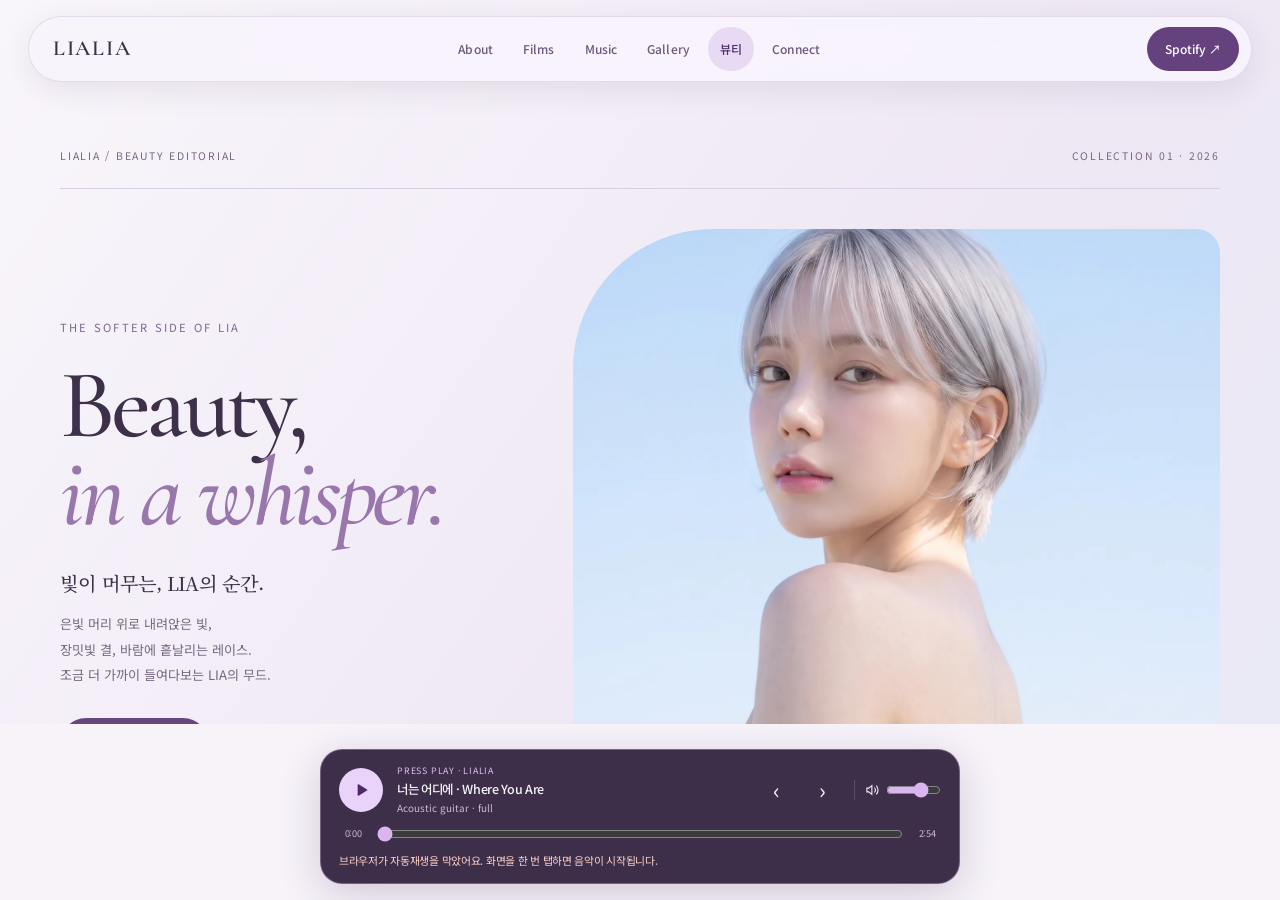
<file: beauty.html>
<!DOCTYPE html>
<html lang="ko">
<head>
<meta charset="utf-8">
<script src="assets/beauty-shell.js?v=20260925"></script>
<meta name="viewport" content="width=device-width,initial-scale=1">
<title>LIALIA — Beauty, in a whisper.</title>
<meta name="description" content="빛과 결, 은빛 머리와 레이스. LIA의 부드러운 순간을 담은 뷰티 무드 화보 25장.">
<meta name="theme-color" content="#f7f3f9">
<link rel="canonical" href="https://maroseol0427.github.io/lialia/beauty.html">
<meta property="og:title" content="LIALIA — Beauty, in a whisper.">
<meta property="og:description" content="빛이 머물고, 분위기가 피어나는 순간. LIA Beauty Editorial.">
<meta property="og:image" content="https://maroseol0427.github.io/lialia/assets/beauty-01.webp">
<meta property="og:url" content="https://maroseol0427.github.io/lialia/beauty.html">
<meta property="og:type" content="website">
<link rel="preconnect" href="https://fonts.googleapis.com">
<link rel="preconnect" href="https://fonts.gstatic.com" crossorigin>
<link href="https://fonts.googleapis.com/css2?family=Cormorant+Garamond:ital,wght@0,500;0,600;1,500&amp;family=Noto+Sans+KR:wght@400;500;600;700&amp;family=Noto+Serif+KR:wght@500&amp;display=swap" rel="stylesheet"/>
<link href="data:image/svg+xml,%3Csvg xmlns=%27http://www.w3.org/2000/svg%27 viewBox=%270 0 64 64%27%3E%3Crect width=%2764%27 height=%2764%27 rx=%2716%27 fill=%27%235b3d70%27/%3E%3Cpath d=%27M20 15h8v32h18v7H20z%27 fill=%27%23ead5f5%27/%3E%3C/svg%3E" rel="icon" type="image/svg+xml"/>
<link rel="stylesheet" href="assets/beauty.css?v=20260924">
<link rel="stylesheet" href="assets/motion.css?v=20260924">
<script src="assets/beauty.js?v=20260924" defer></script>
</head>
<body>
<a class="skip-link" href="#main">본문으로 건너뛰기</a>
<header class="nav">
<a class="logo" href="index.html#top">LIALIA</a>
<button aria-controls="mainNav" aria-expanded="false" class="menu-toggle" id="menuToggle" type="button">메뉴</button><nav aria-label="주요 메뉴" class="navlinks" id="mainNav">
<a href="index.html#about">About</a>
<a href="index.html#films">Films</a>
<a href="index.html#music">Music</a>
<a href="index.html#visual">Gallery</a>
<a href="beauty.html" aria-current="page">뷰티</a>
<a href="index.html#connect">Connect</a>
</nav>
<a class="nav-cta" href="https://open.spotify.com/artist/6dA1aRmKkKNs4bi3eg28QI" rel="noopener" target="_blank">Spotify ↗</a>
</header>
<main id="main">
<section class="beauty-intro" aria-labelledby="beautyTitle">
<div class="beauty-wrap">
<div class="intro-label"><span>LIALIA / Beauty editorial</span><span>Collection 01 · 2026</span></div>
<div class="beauty-cover">
<div class="beauty-copy"><p class="eyebrow">THE SOFTER SIDE OF LIA</p>
<h1 id="beautyTitle">Beauty,<br> <em>in a whisper.</em></h1>
<p class="intro-ko">빛이 머무는, LIA의 순간.</p>
<p class="intro-text">은빛 머리 위로 내려앉은 빛,<br>장밋빛 결, 바람에 흩날리는 레이스.<br>조금 더 가까이 들여다보는 LIA의 무드.</p>
<a class="beauty-button" href="#collection">화보 둘러보기 <span aria-hidden="true">↓</span></a></div>
<figure class="cover-frame"><a href="assets/beauty-01.webp" aria-label="하늘빛 배경의 LIA 대표 뷰티 화보 — 크게 보기">
<img src="assets/beauty-01.webp" width="1800" height="1450" alt="하늘빛 배경에서 어깨 너머로 돌아보는 은빛 단발의 LIA" fetchpriority="high" decoding="async">
</a><figcaption><span>01 / SOFT LIGHT</span><i>A softer sky.</i></figcaption></figure>
</div></div></section>
<section class="beauty-collection beauty-wrap" id="collection" aria-labelledby="collectionTitle">
<div class="collection-heading"><div><p class="section-label">The mood collection</p><h2 id="collectionTitle">A study in softness.</h2></div><p>마음에 닿는 장면을 골라보세요.<br>사진을 누르면 크게 볼 수 있어요.</p></div>
<div class="collection-toolbar"><div class="filters" id="beautyFilters" role="group" aria-label="화보 무드 선택" hidden>
<button type="button" class="filter-button" data-filter="all" aria-pressed="true" aria-controls="beautyGrid">전체</button>
<button type="button" class="filter-button" data-filter="light" aria-pressed="false" aria-controls="beautyGrid">빛과 결</button>
<button type="button" class="filter-button" data-filter="portrait" aria-pressed="false" aria-controls="beautyGrid">포트레이트</button>
<button type="button" class="filter-button" data-filter="lace" aria-pressed="false" aria-controls="beautyGrid">레이스</button>
</div><p class="photo-count" id="photoCount" role="status" aria-live="polite">25장의 화보 · 전체</p></div>
<div class="beauty-grid" id="beautyGrid">
<figure class="beauty-card featured" data-mood="portrait" data-photo="7">
<a class="beauty-photo" href="assets/beauty-08.webp" aria-label="옅은 장밋빛 배경의 긴 은빛 머리 LIA 클로즈업 — 크게 보기"><img src="assets/beauty-08.webp" alt="옅은 장밋빛 배경의 긴 은빛 머리 LIA 클로즈업" width="1800" height="1450" loading="lazy" decoding="async"><span class="zoom-mark" aria-hidden="true">+</span></a>
<figcaption><span>Softly, silver</span><small>01 / LIA</small></figcaption></figure>
<figure class="beauty-card" data-mood="portrait" data-photo="14">
<a class="beauty-photo" href="assets/beauty-15.webp" aria-label="어깨 너머로 돌아보는 은빛 단발의 LIA — 크게 보기"><img src="assets/beauty-15.webp" alt="어깨 너머로 돌아보는 은빛 단발의 LIA" width="1005" height="1800" loading="lazy" decoding="async"><span class="zoom-mark" aria-hidden="true">+</span></a>
<figcaption><span>Silver hush</span><small>02 / LIA</small></figcaption></figure>
<figure class="beauty-card" data-mood="light" data-photo="1">
<a class="beauty-photo" href="assets/beauty-02.webp" aria-label="하늘빛 배경에서 눈가에 손을 올린 은빛 단발의 LIA — 크게 보기"><img src="assets/beauty-02.webp" alt="하늘빛 배경에서 눈가에 손을 올린 은빛 단발의 LIA" width="1800" height="1450" loading="lazy" decoding="async"><span class="zoom-mark" aria-hidden="true">+</span></a>
<figcaption><span>Morning touch</span><small>03 / LIA</small></figcaption></figure>
<figure class="beauty-card" data-mood="light" data-photo="2">
<a class="beauty-photo" href="assets/beauty-03.webp" aria-label="푸른빛 아래 옆모습을 보여주는 은빛 단발의 LIA — 크게 보기"><img src="assets/beauty-03.webp" alt="푸른빛 아래 옆모습을 보여주는 은빛 단발의 LIA" width="1800" height="1450" loading="lazy" decoding="async"><span class="zoom-mark" aria-hidden="true">+</span></a>
<figcaption><span>In the light</span><small>04 / LIA</small></figcaption></figure>
<figure class="beauty-card" data-mood="light" data-photo="3">
<a class="beauty-photo" href="assets/beauty-04.webp" aria-label="흰 의상을 입고 맑은 하늘 아래 앉은 LIA — 크게 보기"><img src="assets/beauty-04.webp" alt="흰 의상을 입고 맑은 하늘 아래 앉은 LIA" width="1800" height="1450" loading="lazy" decoding="async"><span class="zoom-mark" aria-hidden="true">+</span></a>
<figcaption><span>Cloudless</span><small>05 / LIA</small></figcaption></figure>
<figure class="beauty-card" data-mood="portrait" data-photo="8">
<a class="beauty-photo" href="assets/beauty-09.webp" aria-label="눈가에 손끝을 올린 장밋빛 메이크업의 LIA — 크게 보기"><img src="assets/beauty-09.webp" alt="눈가에 손끝을 올린 장밋빛 메이크업의 LIA" width="1800" height="1450" loading="lazy" decoding="async"><span class="zoom-mark" aria-hidden="true">+</span></a>
<figcaption><span>Rosewater</span><small>06 / LIA</small></figcaption></figure>
<figure class="beauty-card" data-mood="portrait" data-photo="6">
<a class="beauty-photo" href="assets/beauty-07.webp" aria-label="검은 오프숄더 의상과 장밋빛 메이크업의 LIA — 크게 보기"><img src="assets/beauty-07.webp" alt="검은 오프숄더 의상과 장밋빛 메이크업의 LIA" width="1800" height="1450" loading="lazy" decoding="async"><span class="zoom-mark" aria-hidden="true">+</span></a>
<figcaption><span>Blush in bloom</span><small>07 / LIA</small></figcaption></figure>
<figure class="beauty-card" data-mood="portrait" data-photo="9">
<a class="beauty-photo" href="assets/beauty-10.webp" aria-label="진주빛 어깨와 옆모습을 담은 LIA 뷰티 화보 — 크게 보기"><img src="assets/beauty-10.webp" alt="진주빛 어깨와 옆모습을 담은 LIA 뷰티 화보" width="1800" height="1344" loading="lazy" decoding="async"><span class="zoom-mark" aria-hidden="true">+</span></a>
<figcaption><span>Pearl glow</span><small>08 / LIA</small></figcaption></figure>
<figure class="beauty-card" data-mood="portrait" data-photo="4">
<a class="beauty-photo" href="assets/beauty-05.webp" aria-label="창가에서 검은 재킷을 입고 손을 얼굴 가까이 올린 LIA — 크게 보기"><img src="assets/beauty-05.webp" alt="창가에서 검은 재킷을 입고 손을 얼굴 가까이 올린 LIA" width="1800" height="1450" loading="lazy" decoding="async"><span class="zoom-mark" aria-hidden="true">+</span></a>
<figcaption><span>Window light</span><small>09 / LIA</small></figcaption></figure>
<figure class="beauty-card" data-mood="portrait" data-photo="5">
<a class="beauty-photo" href="assets/beauty-06.webp" aria-label="창가에 서서 긴 은빛 머리에 손을 올린 LIA — 크게 보기"><img src="assets/beauty-06.webp" alt="창가에 서서 긴 은빛 머리에 손을 올린 LIA" width="1800" height="1450" loading="lazy" decoding="async"><span class="zoom-mark" aria-hidden="true">+</span></a>
<figcaption><span>A quiet afternoon</span><small>10 / LIA</small></figcaption></figure>
<figure class="beauty-card" data-mood="light" data-photo="0">
<a class="beauty-photo" href="assets/beauty-01.webp" aria-label="하늘빛 배경에서 어깨 너머로 돌아보는 은빛 단발의 LIA — 크게 보기"><img src="assets/beauty-01.webp" alt="하늘빛 배경에서 어깨 너머로 돌아보는 은빛 단발의 LIA" width="1800" height="1450" loading="lazy" decoding="async"><span class="zoom-mark" aria-hidden="true">+</span></a>
<figcaption><span>A softer sky</span><small>11 / LIA</small></figcaption></figure>
<figure class="beauty-card" data-mood="portrait" data-photo="10">
<a class="beauty-photo" href="assets/beauty-11.webp" aria-label="입술 옆에 손을 올린 긴 은빛 머리의 LIA — 크게 보기"><img src="assets/beauty-11.webp" alt="입술 옆에 손을 올린 긴 은빛 머리의 LIA" width="1005" height="1800" loading="lazy" decoding="async"><span class="zoom-mark" aria-hidden="true">+</span></a>
<figcaption><span>A whispered rose</span><small>12 / LIA</small></figcaption></figure>
<figure class="beauty-card" data-mood="portrait" data-photo="11">
<a class="beauty-photo" href="assets/beauty-12.webp" aria-label="가슴 위에 손을 얹고 정면을 바라보는 LIA — 크게 보기"><img src="assets/beauty-12.webp" alt="가슴 위에 손을 얹고 정면을 바라보는 LIA" width="1005" height="1800" loading="lazy" decoding="async"><span class="zoom-mark" aria-hidden="true">+</span></a>
<figcaption><span>A little closer</span><small>13 / LIA</small></figcaption></figure>
<figure class="beauty-card" data-mood="portrait" data-photo="13">
<a class="beauty-photo" href="assets/beauty-14.webp" aria-label="볼에 손을 댄 은빛 머리의 LIA 클로즈업 — 크게 보기"><img src="assets/beauty-14.webp" alt="볼에 손을 댄 은빛 머리의 LIA 클로즈업" width="1005" height="1800" loading="lazy" decoding="async"><span class="zoom-mark" aria-hidden="true">+</span></a>
<figcaption><span>Petal touch</span><small>14 / LIA</small></figcaption></figure>
<figure class="beauty-card" data-mood="portrait" data-photo="12">
<a class="beauty-photo" href="assets/beauty-13.webp" aria-label="검은 오프숄더 의상으로 고개를 기울인 LIA — 크게 보기"><img src="assets/beauty-13.webp" alt="검은 오프숄더 의상으로 고개를 기울인 LIA" width="1005" height="1800" loading="lazy" decoding="async"><span class="zoom-mark" aria-hidden="true">+</span></a>
<figcaption><span>Quiet silhouette</span><small>15 / LIA</small></figcaption></figure>
<figure class="beauty-card" data-mood="portrait" data-photo="15">
<a class="beauty-photo" href="assets/beauty-16.webp" aria-label="체리를 입술 가까이 든 검은 의상의 LIA — 크게 보기"><img src="assets/beauty-16.webp" alt="체리를 입술 가까이 든 검은 의상의 LIA" width="1005" height="1800" loading="lazy" decoding="async"><span class="zoom-mark" aria-hidden="true">+</span></a>
<figcaption><span>Cherry muse</span><small>16 / LIA</small></figcaption></figure>
<figure class="beauty-card" data-mood="portrait" data-photo="16">
<a class="beauty-photo" href="assets/beauty-17.webp" aria-label="거울에 비친 LIA와 은빛 주얼리 — 크게 보기"><img src="assets/beauty-17.webp" alt="거울에 비친 LIA와 은빛 주얼리" width="1005" height="1800" loading="lazy" decoding="async"><span class="zoom-mark" aria-hidden="true">+</span></a>
<figcaption><span>Mirror, mirror</span><small>17 / LIA</small></figcaption></figure>
<figure class="beauty-card" data-mood="portrait" data-photo="17">
<a class="beauty-photo" href="assets/beauty-18.webp" aria-label="블루 톱과 겹쳐진 은빛 목걸이의 LIA — 크게 보기"><img src="assets/beauty-18.webp" alt="블루 톱과 겹쳐진 은빛 목걸이의 LIA" width="1005" height="1800" loading="lazy" decoding="async"><span class="zoom-mark" aria-hidden="true">+</span></a>
<figcaption><span>Something blue</span><small>18 / LIA</small></figcaption></figure>
<figure class="beauty-card" data-mood="lace" data-photo="18">
<a class="beauty-photo" href="assets/beauty-19.webp" aria-label="바람 속에서 레이스 드레스 자락을 펼친 LIA — 크게 보기"><img src="assets/beauty-19.webp" alt="바람 속에서 레이스 드레스 자락을 펼친 LIA" width="1005" height="1800" loading="lazy" decoding="async"><span class="zoom-mark" aria-hidden="true">+</span></a>
<figcaption><span>Lace in motion</span><small>19 / LIA</small></figcaption></figure>
<figure class="beauty-card" data-mood="lace" data-photo="19">
<a class="beauty-photo" href="assets/beauty-20.webp" aria-label="들꽃 사이에 앉은 레이스 드레스의 LIA — 크게 보기"><img src="assets/beauty-20.webp" alt="들꽃 사이에 앉은 레이스 드레스의 LIA" width="1005" height="1800" loading="lazy" decoding="async"><span class="zoom-mark" aria-hidden="true">+</span></a>
<figcaption><span>Wildflower afternoon</span><small>20 / LIA</small></figcaption></figure>
<figure class="beauty-card" data-mood="lace" data-photo="20">
<a class="beauty-photo" href="assets/beauty-21.webp" aria-label="햇살을 향해 눈을 감은 레이스 의상의 LIA — 크게 보기"><img src="assets/beauty-21.webp" alt="햇살을 향해 눈을 감은 레이스 의상의 LIA" width="1005" height="1800" loading="lazy" decoding="async"><span class="zoom-mark" aria-hidden="true">+</span></a>
<figcaption><span>Eyes to the sun</span><small>21 / LIA</small></figcaption></figure>
<figure class="beauty-card" data-mood="lace" data-photo="21">
<a class="beauty-photo" href="assets/beauty-22.webp" aria-label="햇살 아래 긴 은빛 머리와 레이스 의상의 LIA — 크게 보기"><img src="assets/beauty-22.webp" alt="햇살 아래 긴 은빛 머리와 레이스 의상의 LIA" width="1005" height="1800" loading="lazy" decoding="async"><span class="zoom-mark" aria-hidden="true">+</span></a>
<figcaption><span>Golden hour</span><small>22 / LIA</small></figcaption></figure>
<figure class="beauty-card" data-mood="lace" data-photo="22">
<a class="beauty-photo" href="assets/beauty-23.webp" aria-label="바람에 머리카락이 흩날리는 레이스 의상의 LIA — 크게 보기"><img src="assets/beauty-23.webp" alt="바람에 머리카락이 흩날리는 레이스 의상의 LIA" width="1005" height="1800" loading="lazy" decoding="async"><span class="zoom-mark" aria-hidden="true">+</span></a>
<figcaption><span>Wind in her hair</span><small>23 / LIA</small></figcaption></figure>
<figure class="beauty-card" data-mood="lace" data-photo="23">
<a class="beauty-photo" href="assets/beauty-24.webp" aria-label="햇빛을 가리듯 손을 들어 올린 레이스 의상의 LIA — 크게 보기"><img src="assets/beauty-24.webp" alt="햇빛을 가리듯 손을 들어 올린 레이스 의상의 LIA" width="1005" height="1800" loading="lazy" decoding="async"><span class="zoom-mark" aria-hidden="true">+</span></a>
<figcaption><span>A touch of sunlight</span><small>24 / LIA</small></figcaption></figure>
<figure class="beauty-card" data-mood="lace" data-photo="24">
<a class="beauty-photo" href="assets/beauty-25.webp" aria-label="맑은 하늘을 바라보는 레이스 의상의 LIA — 크게 보기"><img src="assets/beauty-25.webp" alt="맑은 하늘을 바라보는 레이스 의상의 LIA" width="1005" height="1800" loading="lazy" decoding="async"><span class="zoom-mark" aria-hidden="true">+</span></a>
<figcaption><span>Where the wind stays</span><small>25 / LIA</small></figcaption></figure>
</div></section>
<section class="closing" aria-labelledby="closingTitle"><p class="section-label">From a moment to a melody</p><h2 id="closingTitle">Stay a little.<br><em>Feel a little more.</em></h2><p>장면의 여운을, 이제 음악으로.</p><a href="index.html#music" class="beauty-button">LIA의 음악 만나기 <span aria-hidden="true">↗</span></a></section>
</main>
<footer class="beauty-footer beauty-wrap"><span>© LIALIA · Virtual artist project · AI visual editorial</span><a href="index.html">아티스트 페이지로 돌아가기 ↗</a></footer>
<dialog class="beauty-dialog" id="beautyLightbox" aria-label="LIA 뷰티 화보 확대" aria-describedby="beautyCaption beautyPosition">
<button type="button" class="dialog-close" aria-label="사진 닫기">×</button>
<img id="beautyImage" alt="">
<div class="dialog-bar"><button type="button" id="beautyPrevious" aria-label="이전 사진">←</button><p><span id="beautyCaption"></span><small id="beautyPosition" aria-live="polite"></small></p><button type="button" id="beautyNext" aria-label="다음 사진">→</button></div>
</dialog>
</body></html>
</file>
<file: assets/motion.css>
/* LIALIA: quiet, tactile interactions shared by the artist and beauty pages. */
:root{--motion-ease:cubic-bezier(.22,.61,.36,1)}
:is(.btn,.nav-cta,.release-listen,.menu-toggle,.navlinks a,.ghost-btn,.player-dock button.icon,.lightbox button,.beauty-dialog button,.filter-button,.beauty-button){transition:transform 240ms var(--motion-ease),box-shadow 240ms var(--motion-ease),background-color 200ms ease,color 200ms ease,opacity 200ms ease}
:is(.menu-toggle,.filter-button){border-radius:999px}
:is(.btn,.release-listen,.beauty-button) [aria-hidden]{display:inline-block;transition:transform 240ms var(--motion-ease)}
:is(.track,.pl-item){transition:background-color 200ms ease,transform 200ms var(--motion-ease)}
:is(.social,.spotify-link,.mv-link){transition:color 200ms ease,opacity 200ms ease}
.social span{transition:transform 240ms var(--motion-ease)}
@media(hover:hover) and (pointer:fine){
  :is(.btn,.nav-cta,.release-listen,.beauty-button):hover{transform:translateY(-2px);box-shadow:0 8px 20px rgba(56,32,74,.13)}
  :is(.btn,.release-listen,.beauty-button):hover [aria-hidden]{transform:translateX(2px)}
  :is(.navlinks a,.filter-button,.menu-toggle):hover{transform:translateY(-1px)}
  :is(.ghost-btn,.player-dock button.icon,.lightbox button,.beauty-dialog button):hover{transform:scale(1.04)}
  .social:hover span{transform:translateX(3px)}
}
:is(.btn,.nav-cta,.release-listen,.beauty-button,.filter-button,.menu-toggle,.navlinks a,.ghost-btn,.player-dock button.icon,.lightbox button,.beauty-dialog button):active{transform:scale(.97);box-shadow:none;transition-duration:90ms}
:is(.track,.pl-item):active{transform:scale(.992)}
@media(prefers-reduced-motion:reduce){
  html{scroll-behavior:auto!important}
  *,*::before,*::after{animation:none!important;transition:none!important}
  :is(.btn,.nav-cta,.release-listen,.beauty-button,.filter-button,.menu-toggle,.navlinks a,.ghost-btn,.player-dock button.icon,.lightbox button,.beauty-dialog button,.track,.pl-item,.social span,.btn [aria-hidden],.release-listen [aria-hidden],.beauty-button [aria-hidden],.beauty-photo img,.shot img,.yt-thumb,.yt-play span,.album .art img){transform:none!important}
}
</file>
<file: assets/persistent-player.css>
/* Persistent music dock, with an independent scroll area for Beauty. */
body.beauty-mode{overflow:hidden;background:#f7f3f9}
body.beauty-mode>[hidden]{display:none!important}
#beautyView{position:fixed;inset:0 0 auto;width:100%;height:calc(100dvh - var(--music-space,180px));border:0;z-index:35;background:#f7f3f9}
#beautyView[hidden]{display:none}
body.beauty-mode #playerDock{z-index:40}
</file>
<file: assets/beauty.css>
:root{color-scheme:light;--ink:#3e3049;--muted:#776880;--purple:#6b487f;--line:#ded5e4;--paper:#f7f3f9;--display:"Cormorant Garamond","Noto Serif KR",Georgia,serif;--ui:"Noto Sans KR",-apple-system,BlinkMacSystemFont,"Segoe UI",sans-serif;font-family:var(--ui);font-size:16px}
*{box-sizing:border-box;margin:0;padding:0}
html{scroll-behavior:smooth;scroll-padding-top:110px}
body{color:var(--ink);background:var(--paper);line-height:1.6;-webkit-font-smoothing:antialiased}
a{color:inherit;text-decoration:none}button{font:inherit;color:inherit;cursor:pointer}button,a{touch-action:manipulation;-webkit-tap-highlight-color:transparent}img{display:block;width:100%;height:auto}button{border:0;background:none}button:focus-visible,a:focus-visible{outline:3px solid #9869c0;outline-offset:5px}::selection{background:#dec9ef;color:#392647}[hidden]{display:none!important}
.skip-link{position:fixed;top:10px;left:16px;z-index:100;background:white;padding:12px 18px;border-radius:12px;transform:translateY(-200%)}.skip-link:focus{transform:none}
.nav{position:fixed;top:16px;left:50%;transform:translateX(-50%);width:min(1224px,calc(100% - 48px));z-index:30;display:flex;align-items:center;justify-content:space-between;gap:24px;padding:10px 12px 10px 24px;background:rgba(248,244,252,.93);backdrop-filter:blur(18px) saturate(150%);-webkit-backdrop-filter:blur(18px) saturate(150%);border:1px solid rgba(119,85,146,.16);border-radius:999px;box-shadow:0 8px 30px rgba(52,29,71,.09)}
.logo{font-family:var(--display);font-size:1.35rem;font-weight:600;letter-spacing:.08em;line-height:1}.navlinks{display:flex;align-items:center;gap:6px}.navlinks a{padding:8px 12px;font-size:.75rem;color:#6d597c;min-height:44px;border-radius:999px;display:flex;align-items:center;font-weight:500;letter-spacing:.01em}.navlinks a[aria-current]{background:#e8d9f4;color:#4d3067}.nav-cta{display:inline-flex;align-items:center;justify-content:center;min-height:44px;padding:8px 18px;border-radius:999px;background:#65417d;color:#fff;font-size:.75rem;font-weight:500;white-space:nowrap}.menu-toggle{display:none;min-width:44px;min-height:44px;font-size:.75rem}
.beauty-wrap{width:min(1160px,calc(100% - 96px));margin:auto}.beauty-intro{padding:148px 0 80px;background:linear-gradient(125deg,#f9f6fb,#eee7f4 62%,#e8eaf6)}.intro-label{display:flex;justify-content:space-between;gap:16px;padding-bottom:23px;border-bottom:1px solid #d9cfe2;font-size:.65rem;letter-spacing:.17em;color:#7a6987;text-transform:uppercase}
.beauty-cover{display:grid;grid-template-columns:.82fr 1.18fr;gap:clamp(32px,5vw,80px);align-items:center;margin-top:40px}.beauty-copy{padding:24px 0}.beauty-copy .eyebrow{font-size:.7rem;letter-spacing:.2em;color:#80678f;margin-bottom:24px}.beauty-copy h1{font-family:var(--display);font-weight:500;font-size:clamp(4.5rem,7.6vw,7rem);letter-spacing:-.045em;line-height:.91}.beauty-copy h1 em{font-weight:500;color:#9977ac}.beauty-copy .intro-ko{font-family:"Noto Serif KR",serif;font-size:clamp(1rem,1.5vw,1.22rem);font-weight:500;margin-top:30px;letter-spacing:-.04em}.beauty-copy .intro-text{max-width:310px;color:var(--muted);font-size:.82rem;line-height:1.95;word-break:keep-all;margin-top:13px}.beauty-button{display:inline-flex;align-items:center;justify-content:center;gap:20px;min-height:48px;padding:12px 21px;border-radius:999px;background:#67467e;color:white;font-size:.76rem;margin-top:30px}.beauty-button span{font-size:1.1rem}
.cover-frame{position:relative}.cover-frame>a{display:block;overflow:hidden;border-radius:140px 24px 24px 24px;background:#dce6f6}.cover-frame img{aspect-ratio:1.08;object-fit:cover;object-position:50% 42%}.cover-frame figcaption{display:flex;justify-content:space-between;gap:16px;margin-top:16px;font-size:.62rem;letter-spacing:.08em;color:#7c6a87}.cover-frame figcaption i{font-family:var(--display);font-size:1.05rem;line-height:1;letter-spacing:0;font-weight:500}
.beauty-collection{padding:90px 0 100px}.collection-heading{display:flex;align-items:flex-end;justify-content:space-between;gap:32px;margin-bottom:30px}.section-label{color:#927c9f;font-size:.64rem;letter-spacing:.16em;text-transform:uppercase;margin-bottom:12px}.collection-heading h2{font-family:var(--display);font-size:clamp(2.5rem,4.5vw,4rem);font-weight:500;letter-spacing:-.035em;line-height:1.1}.collection-heading p:last-child{color:var(--muted);font-size:.75rem;line-height:1.8;max-width:230px;word-break:keep-all}
.collection-toolbar{display:flex;justify-content:space-between;align-items:center;gap:20px;padding:18px 0 27px;border-top:1px solid var(--line)}.filters{display:flex;flex-wrap:wrap;gap:6px;padding:5px;border:1px solid #e4dae9;border-radius:999px;background:#ede7f1}.filter-button{padding:9px 18px;min-height:44px;white-space:nowrap;font-size:.72rem;color:#786386}.filter-button[aria-pressed=true]{background:#fff;color:#513460;box-shadow:0 2px 7px #3e224410}.photo-count{font-size:.64rem;letter-spacing:.05em;color:#816b8f;white-space:nowrap}
.beauty-grid{display:grid;grid-template-columns:repeat(3,minmax(0,1fr));gap:34px 22px;align-items:start}.beauty-card{min-width:0}.beauty-card.featured{grid-column:span 2}.beauty-photo{position:relative;display:block;overflow:hidden;border-radius:18px;background:#e6e0ed;cursor:zoom-in}.beauty-photo img{aspect-ratio:4/5;object-fit:cover;object-position:center 30%;transition:transform 450ms cubic-bezier(.22,.61,.36,1)}.beauty-card.featured .beauty-photo img{aspect-ratio:1.64;object-position:center 35%}.beauty-card[data-mood=lace] .beauty-photo img{object-position:center 25%}.zoom-mark{position:absolute;bottom:14px;right:14px;display:grid;place-items:center;background:rgba(255,253,255,.88);width:34px;height:34px;border-radius:50%;font-size:1.1rem;color:#6d527e;box-shadow:0 2px 15px #49305910;pointer-events:none;transition:transform 240ms ease,background-color 240ms ease}.beauty-card figcaption{display:flex;align-items:baseline;justify-content:space-between;gap:12px;margin-top:12px;padding:0 3px}.beauty-card figcaption span{font-family:var(--display);font-size:1.12rem;letter-spacing:-.01em}.beauty-card figcaption small{font-size:.57rem;letter-spacing:.07em;color:#917e9b;font-variant-numeric:tabular-nums}
.closing{padding:80px 24px;text-align:center;background:#ece3f1;border-top:1px solid #e2d6e9}.closing .section-label{margin-bottom:20px}.closing h2{font-family:var(--display);font-weight:500;letter-spacing:-.035em;font-size:clamp(2.8rem,6vw,5rem);line-height:1.06}.closing h2 em{color:#9472a3;font-weight:500}.closing p{color:#806d8c;margin-top:22px;font-size:.78rem}.closing .beauty-button{background:#fff;color:#67467e;margin-top:24px;border:1px solid #dacbe3}.beauty-footer{padding:26px 0 30px;display:flex;justify-content:space-between;gap:20px;color:#87738f;font-size:.62rem}.beauty-footer a{text-decoration:underline;text-underline-offset:4px}
.beauty-dialog{position:fixed;inset:0;margin:auto;width:min(1120px,calc(100% - 32px));max-height:calc(100dvh - 32px);padding:58px 20px 16px;border:1px solid #6e5680;border-radius:24px;background:#251d2e;color:#fcf7ff;box-shadow:0 30px 100px #160b2d80}.beauty-dialog::backdrop{background:rgba(26,17,34,.87);backdrop-filter:blur(12px)}.beauty-dialog[open]{animation:dialog-in 220ms cubic-bezier(.22,.61,.36,1)}.beauty-dialog img{width:auto;height:auto;max-width:100%;max-height:calc(100dvh - 180px);margin:auto;object-fit:contain;border-radius:6px}.beauty-dialog button{display:grid;place-items:center;min-width:44px;min-height:44px;border-radius:50%;border:1px solid #755e86;color:#f4e7fb;font-size:1.15rem}.dialog-close{position:absolute;right:14px;top:8px}.dialog-bar{display:flex;align-items:center;justify-content:space-between;gap:12px;margin-top:16px}.dialog-bar p{text-align:center;font-size:.75rem;color:#dcccE6}.dialog-bar small{display:block;color:#b7a6c2;font-size:.63rem;margin-top:3px}@keyframes dialog-in{from{opacity:0;transform:translateY(8px) scale(.985)}to{opacity:1;transform:none}}
@media(hover:hover) and (pointer:fine){.navlinks a:hover{background:#ecdef7;color:#603e77}.nav-cta:hover,.beauty-button:hover{background:#80559b;color:white}.filter-button:hover{background:#ffffffa8;color:#513460}.beauty-photo:hover img{transform:scale(1.025)}.beauty-photo:hover .zoom-mark{transform:scale(1.08);background:#fff}.beauty-dialog button:hover{background:#4b365a}}
@media(max-width:1000px){.beauty-wrap{width:calc(100% - 64px)}.navlinks a{padding:8px}.beauty-cover{gap:32px}.beauty-copy h1{font-size:clamp(4rem,8.3vw,6rem)}.cover-frame>a{border-top-left-radius:100px}.beauty-copy .intro-text{font-size:.78rem}.beauty-grid{gap:30px 16px}.beauty-card figcaption span{font-size:1rem}}
@media(max-width:760px){html{scroll-padding-top:95px}.nav{width:calc(100% - 32px);top:12px;padding:7px 10px 7px 20px;gap:12px}.logo{font-size:1.2rem}.menu-toggle{display:block;margin-left:auto}.nav-cta{padding:8px 14px;font-size:.68rem}.navlinks{position:absolute;top:70px;left:0;right:0;display:none;flex-direction:column;align-items:stretch;gap:0;padding:12px;border-radius:22px;background:#f9f3fe;border:1px solid #d9c4e7;box-shadow:0 14px 28px #39224820}.navlinks.open{display:flex}.navlinks a{padding:12px 16px;min-height:48px;font-size:.88rem;border-radius:12px}.beauty-wrap{width:calc(100% - 40px)}.beauty-intro{padding:112px 0 40px}.intro-label{font-size:.54rem;letter-spacing:.12em;padding-bottom:18px}.beauty-cover{grid-template-columns:1fr;gap:30px;margin-top:24px}.beauty-copy{padding:0}.beauty-copy .eyebrow{font-size:.6rem;margin-bottom:18px}.beauty-copy h1{font-size:clamp(4.2rem,16vw,6.8rem);line-height:.92}.beauty-copy h1 br{display:none}.beauty-copy .intro-ko{margin-top:20px;font-size:1rem}.beauty-copy .intro-text{max-width:360px;margin-top:10px}.beauty-button{margin-top:22px}.cover-frame>a{border-radius:80px 18px 18px 18px}.cover-frame img{aspect-ratio:1.2}.cover-frame figcaption{font-size:.56rem;margin-top:12px}.beauty-collection{padding:56px 0 64px}.collection-heading{align-items:flex-start;gap:18px;flex-direction:column;margin-bottom:24px}.collection-heading p:last-child{font-size:.7rem;max-width:100%}.collection-toolbar{align-items:flex-start;flex-direction:column;gap:13px;padding:16px 0 22px}.filters{width:100%;gap:3px;justify-content:space-between;padding:4px}.filter-button{padding:8px 11px;font-size:.68rem}.photo-count{font-size:.6rem}.beauty-grid{grid-template-columns:repeat(2,minmax(0,1fr));gap:24px 14px}.beauty-card.featured .beauty-photo img{aspect-ratio:1.35}.beauty-photo{border-radius:13px}.beauty-card figcaption{gap:6px;margin-top:9px;flex-wrap:wrap}.beauty-card figcaption span{font-size:1rem}.beauty-card figcaption small{font-size:.53rem}.zoom-mark{width:30px;height:30px;right:10px;bottom:10px}.closing{padding:58px 22px}.beauty-footer{font-size:.57rem;flex-direction:column;gap:7px;padding:24px 0}.beauty-dialog{padding:56px 12px 12px;border-radius:18px}.dialog-bar p{font-size:.65rem}.dialog-bar small{font-size:.58rem}}
@media(max-width:360px){.filter-button{padding:8px;font-size:.63rem}.beauty-copy h1{font-size:3.8rem}.beauty-grid{gap:20px 10px}.beauty-card figcaption span{font-size:.94rem}}
.intro-label,.section-label,.photo-count,.beauty-card figcaption small,.beauty-footer{color:#786580}
@media(prefers-reduced-transparency:reduce){.nav{background:#faf5fe;backdrop-filter:none;-webkit-backdrop-filter:none}.beauty-dialog::backdrop{background:#21172b;backdrop-filter:none}}
@media(prefers-contrast:more){:root{--muted:#574060;--line:#997daa}.intro-label,.section-label,.photo-count,.beauty-card figcaption small{color:#654a76}.nav{background:#fff;border-color:#65417d}}
</file>
